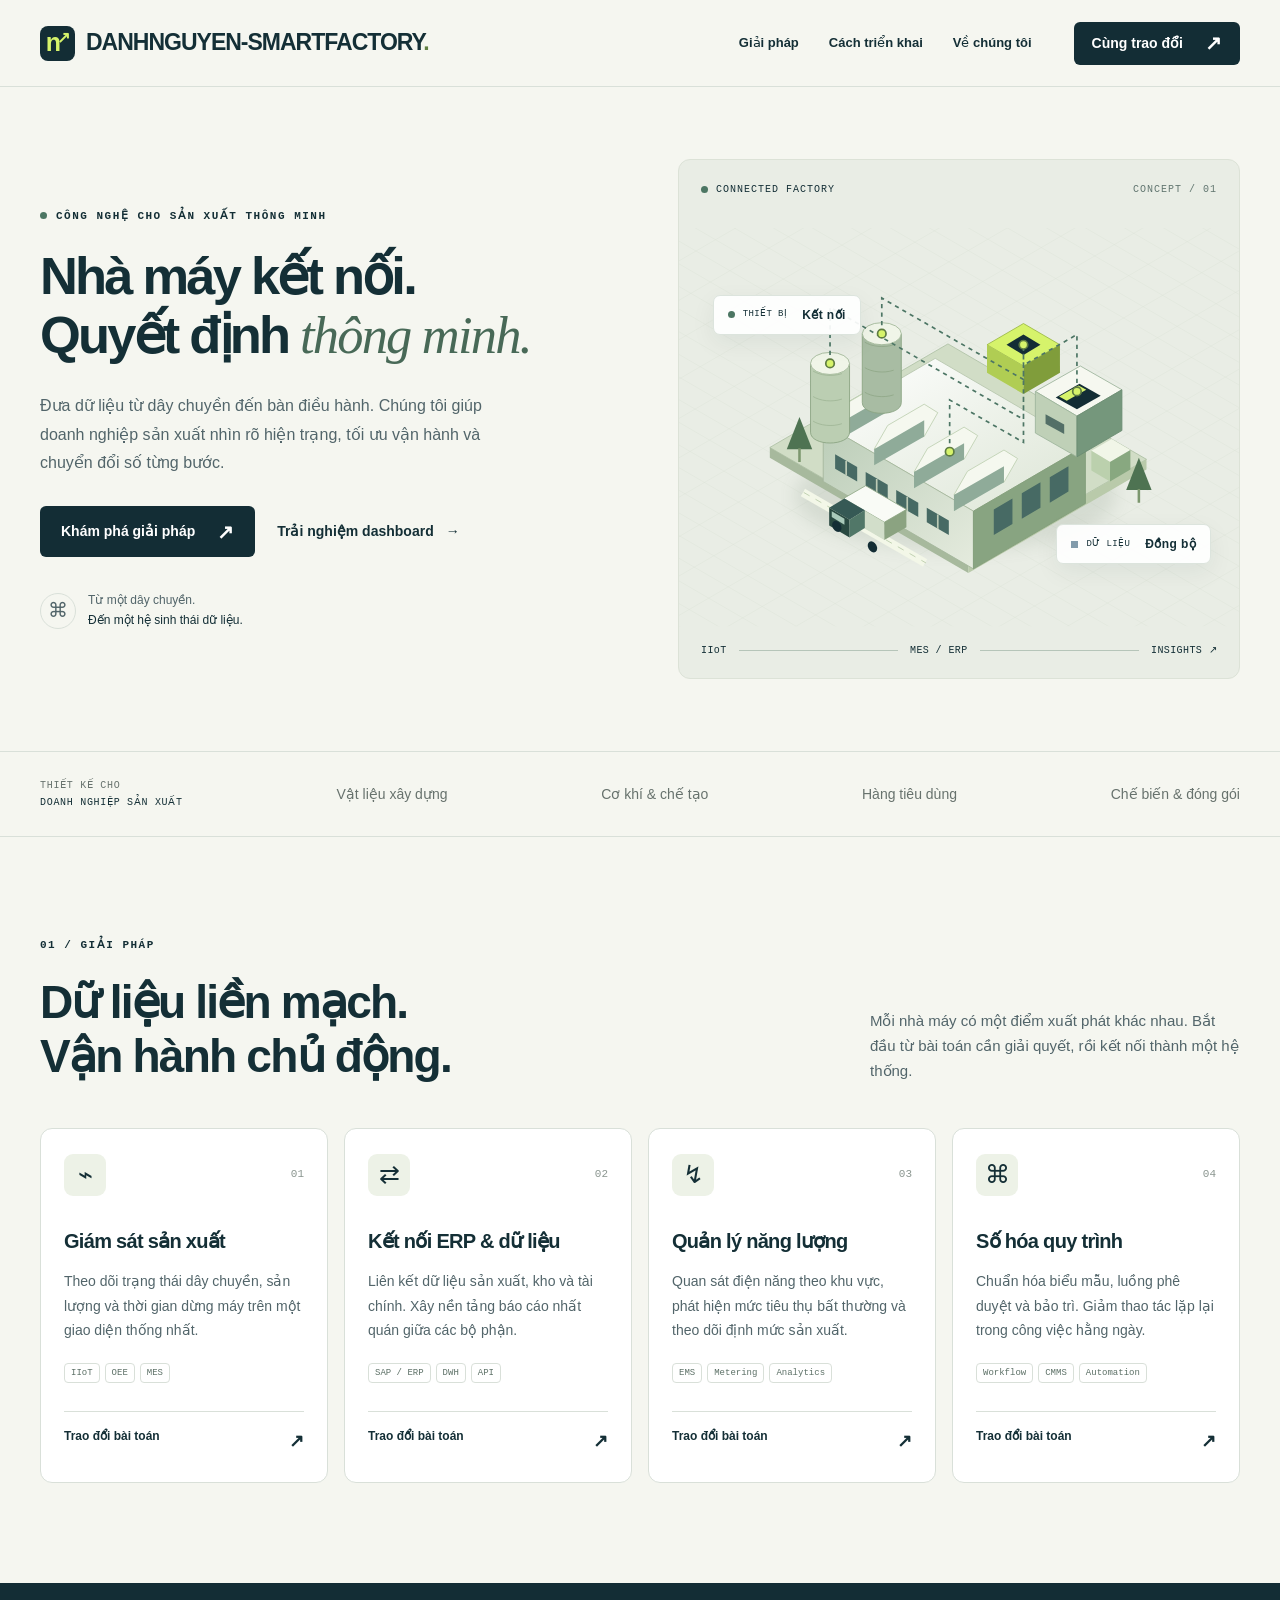
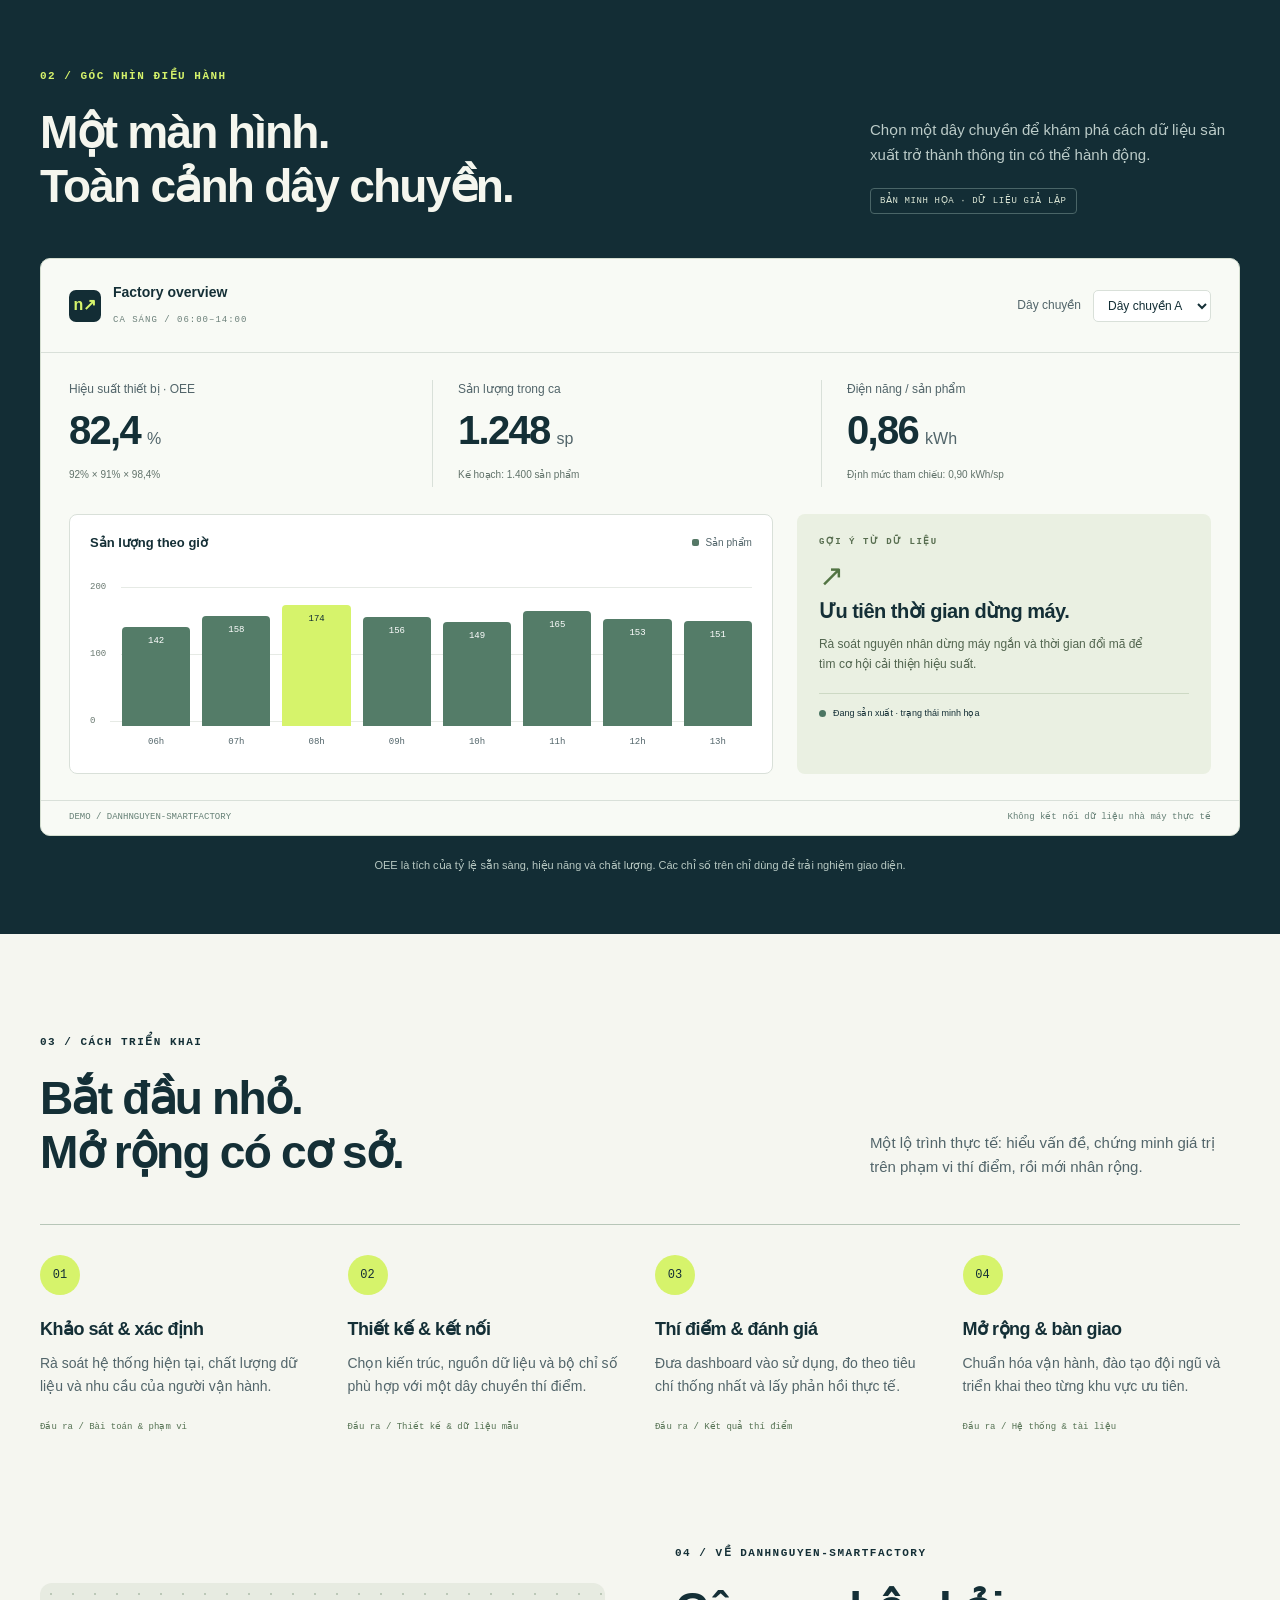
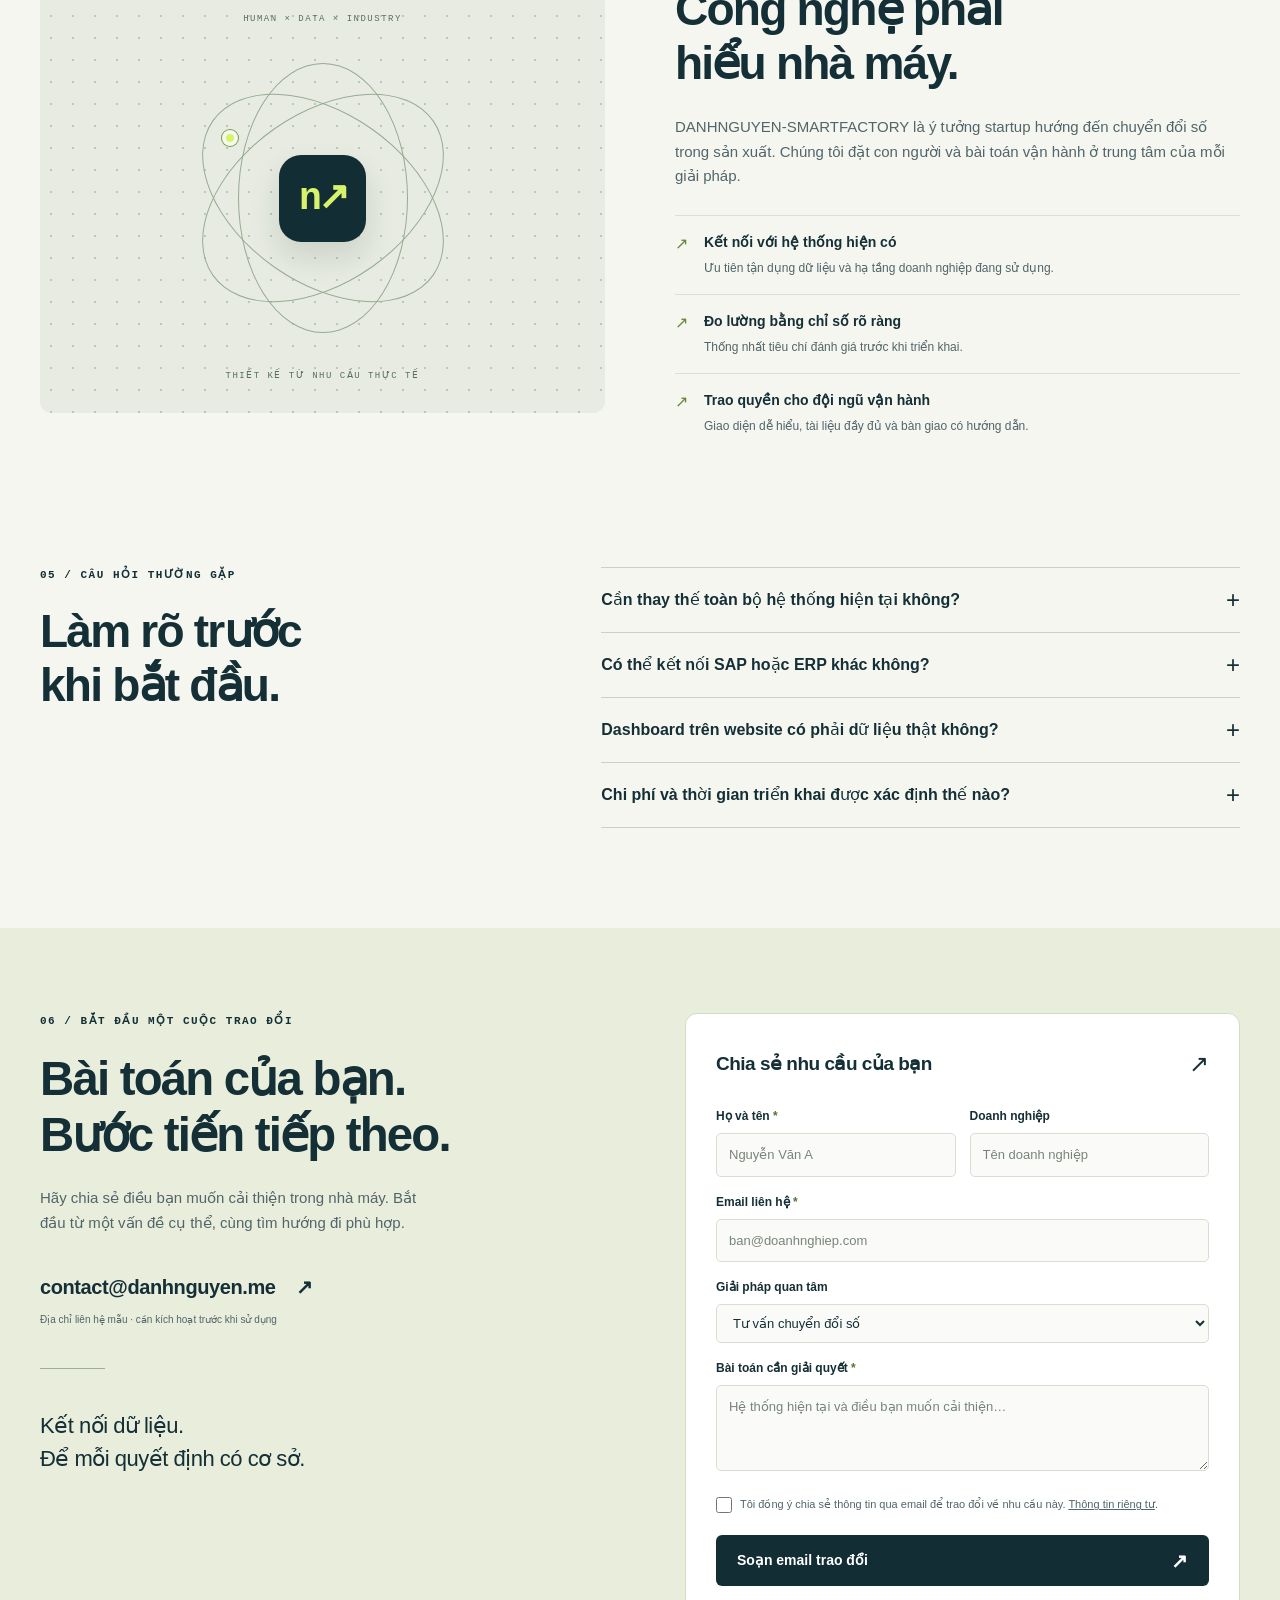
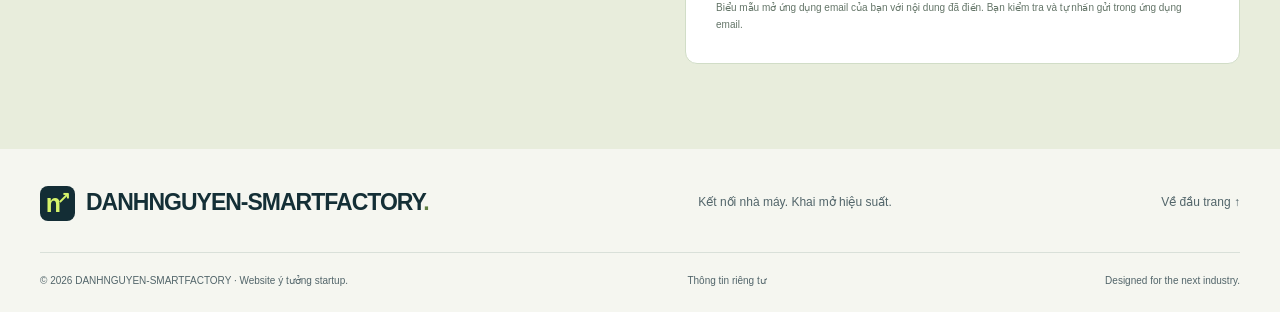
<file: index.html>
<!doctype html>
<html lang="vi">
<head>
  <meta charset="utf-8">
  <meta name="viewport" content="width=device-width, initial-scale=1">
  <meta name="theme-color" content="#132d35">
  <title>DANHNGUYEN-SMARTFACTORY — Kết nối nhà máy. Khai mở hiệu suất.</title>
  <meta name="description" content="DANHNGUYEN-SMARTFACTORY: ý tưởng startup công nghệ sản xuất và chuyển đổi số. Khám phá giám sát sản xuất, kết nối ERP, quản lý năng lượng và tự động hóa quy trình.">
  <link rel="canonical" href="https://danhnguyen.me/">
  <meta property="og:type" content="website">
  <meta property="og:locale" content="vi_VN">
  <meta property="og:title" content="DANHNGUYEN-SMARTFACTORY — Kết nối nhà máy. Khai mở hiệu suất.">
  <meta property="og:description" content="Một góc nhìn mới về nhà máy thông minh: dữ liệu kết nối, vận hành rõ ràng, chuyển đổi từng bước.">
  <meta property="og:url" content="https://danhnguyen.me/">
  <meta property="og:image" content="https://danhnguyen.me/assets/images/social-card.png">
  <meta name="twitter:card" content="summary_large_image">
  <link rel="icon" href="./assets/images/favicon.svg" type="image/svg+xml">
  <link rel="stylesheet" href="./assets/css/styles.css">
  <script src="./assets/js/main.js" defer></script>
  <noscript><style>.menu-toggle{display:none!important}.contact-form>*:not(noscript){display:none!important}@media(max-width:800px){.header-inner{height:auto;min-height:72px;flex-wrap:wrap;padding-block:15px;gap:15px}.header-inner nav{position:static;display:flex;flex-direction:row;flex-wrap:wrap;padding:0;border:0;box-shadow:none;gap:15px}.header-inner nav .nav-cta{display:none}}</style></noscript>
</head>
<body>
  <a class="skip-link" href="#main">Chuyển đến nội dung</a>
  <header class="site-header">
    <div class="container header-inner">
      <a class="brand" href="./index.html" aria-label="DANHNGUYEN-SMARTFACTORY — Trang chủ"><span class="brand-mark" aria-hidden="true">n<span>↗</span></span><span>DANHNGUYEN-SMARTFACTORY<span class="brand-dot">.</span></span></a>
      <button class="menu-toggle" aria-expanded="false" aria-controls="navigation" aria-label="Mở menu"><span></span><span></span></button>
      <nav id="navigation" aria-label="Điều hướng chính">
        <a href="#solutions">Giải pháp</a><a href="#approach">Cách triển khai</a><a href="#about">Về chúng tôi</a>
        <a class="button button-dark nav-cta" href="#contact">Cùng trao đổi <span aria-hidden="true">↗</span></a>
      </nav>
    </div>
  </header>
  <main id="main">
    <section class="hero container" aria-labelledby="hero-title">
      <div class="hero-copy">
        <p class="eyebrow"><span class="status-dot"></span> CÔNG NGHỆ CHO SẢN XUẤT THÔNG MINH</p>
        <h1 id="hero-title">Nhà máy kết nối.<br>Quyết định <span class="serif-word">thông minh.</span></h1>
        <p class="hero-description">Đưa dữ liệu từ dây chuyền đến bàn điều hành. Chúng tôi giúp doanh nghiệp sản xuất nhìn rõ hiện trạng, tối ưu vận hành và chuyển đổi số từng bước.</p>
        <div class="hero-actions"><a class="button button-dark" href="#solutions">Khám phá giải pháp <span aria-hidden="true">↗</span></a><a class="text-link" href="#demo">Trải nghiệm dashboard <span aria-hidden="true">→</span></a></div>
        <div class="hero-note"><span class="mini-icon" aria-hidden="true">⌘</span><p>Từ một dây chuyền.<br><strong>Đến một hệ sinh thái dữ liệu.</strong></p></div>
      </div>
      <div class="hero-visual">
        <div class="visual-top"><span><span class="status-dot"></span> CONNECTED FACTORY</span><span>CONCEPT / 01</span></div>
        <img class="factory-art" src="./assets/images/factory.svg" width="660" height="470" alt="Minh họa nhà máy với các dây chuyền, cảm biến và dữ liệu được kết nối vào một nền tảng chung">
        <div class="visual-label label-machine"><span class="status-dot"></span> THIẾT BỊ <strong>Kết nối</strong></div>
        <div class="visual-label label-data"><span class="tiny-square"></span> DỮ LIỆU <strong>Đồng bộ</strong></div>
        <div class="visual-bottom"><span>IIoT</span><span class="connector-line"></span><span>MES / ERP</span><span class="connector-line"></span><span>INSIGHTS ↗</span></div>
      </div>
    </section>
    <div class="industry-strip"><div class="container industry-inner"><span>THIẾT KẾ CHO<br><strong>DOANH NGHIỆP SẢN XUẤT</strong></span><span>Vật liệu xây dựng</span><span>Cơ khí & chế tạo</span><span>Hàng tiêu dùng</span><span>Chế biến & đóng gói</span></div></div>
    <section class="section container" id="solutions" aria-labelledby="solutions-title">
      <div class="section-heading"><div><p class="eyebrow">01 / GIẢI PHÁP</p><h2 id="solutions-title">Dữ liệu liền mạch.<br>Vận hành chủ động.</h2></div><p>Mỗi nhà máy có một điểm xuất phát khác nhau. Bắt đầu từ bài toán cần giải quyết, rồi kết nối thành một hệ thống.</p></div>
      <div class="solution-grid">
        <article class="solution-card"><div class="card-top"><span class="solution-icon" aria-hidden="true">⌁</span><span>01</span></div><h3>Giám sát sản xuất</h3><p>Theo dõi trạng thái dây chuyền, sản lượng và thời gian dừng máy trên một giao diện thống nhất.</p><div class="tags"><span>IIoT</span><span>OEE</span><span>MES</span></div><a href="#contact" data-interest="Giám sát sản xuất">Trao đổi bài toán <span aria-hidden="true">↗</span></a></article>
        <article class="solution-card"><div class="card-top"><span class="solution-icon" aria-hidden="true">⇄</span><span>02</span></div><h3>Kết nối ERP & dữ liệu</h3><p>Liên kết dữ liệu sản xuất, kho và tài chính. Xây nền tảng báo cáo nhất quán giữa các bộ phận.</p><div class="tags"><span>SAP / ERP</span><span>DWH</span><span>API</span></div><a href="#contact" data-interest="Kết nối ERP & dữ liệu">Trao đổi bài toán <span aria-hidden="true">↗</span></a></article>
        <article class="solution-card"><div class="card-top"><span class="solution-icon" aria-hidden="true">↯</span><span>03</span></div><h3>Quản lý năng lượng</h3><p>Quan sát điện năng theo khu vực, phát hiện mức tiêu thụ bất thường và theo dõi định mức sản xuất.</p><div class="tags"><span>EMS</span><span>Metering</span><span>Analytics</span></div><a href="#contact" data-interest="Quản lý năng lượng">Trao đổi bài toán <span aria-hidden="true">↗</span></a></article>
        <article class="solution-card"><div class="card-top"><span class="solution-icon" aria-hidden="true">⌘</span><span>04</span></div><h3>Số hóa quy trình</h3><p>Chuẩn hóa biểu mẫu, luồng phê duyệt và bảo trì. Giảm thao tác lặp lại trong công việc hằng ngày.</p><div class="tags"><span>Workflow</span><span>CMMS</span><span>Automation</span></div><a href="#contact" data-interest="Số hóa quy trình">Trao đổi bài toán <span aria-hidden="true">↗</span></a></article>
      </div>
    </section>
    <section class="demo-section" id="demo" aria-labelledby="demo-title"><div class="container">
      <div class="section-heading"><div><p class="eyebrow">02 / GÓC NHÌN ĐIỀU HÀNH</p><h2 id="demo-title">Một màn hình.<br>Toàn cảnh dây chuyền.</h2></div><div><p>Chọn một dây chuyền để khám phá cách dữ liệu sản xuất trở thành thông tin có thể hành động.</p><span class="demo-badge">BẢN MINH HỌA · DỮ LIỆU GIẢ LẬP</span></div></div>
      <div class="dashboard">
        <div class="dashboard-top"><div class="dashboard-title"><span class="dashboard-logo" aria-hidden="true">n↗</span><div><strong>Factory overview</strong><span>CA SÁNG / 06:00–14:00</span></div></div><label class="line-picker">Dây chuyền<select id="line-select"><option value="a">Dây chuyền A</option><option value="b">Dây chuyền B</option><option value="c">Dây chuyền C</option></select></label></div>
        <div id="dashboard-content" aria-live="polite" aria-atomic="true">
          <div class="metrics"><div><span>Hiệu suất thiết bị · OEE</span><strong id="metric-oee">82,4<small>%</small></strong><span class="metric-detail" id="metric-oee-detail">Sẵn sàng × Hiệu năng × Chất lượng</span></div><div><span>Sản lượng trong ca</span><strong id="metric-output">1.248<small>sp</small></strong><span class="metric-detail" id="metric-output-detail">Kế hoạch: 1.400 sản phẩm</span></div><div><span>Điện năng / sản phẩm</span><strong id="metric-energy">0,86<small>kWh</small></strong><span class="metric-detail" id="metric-energy-detail">Định mức tham chiếu: 0,90 kWh/sp</span></div></div>
          <div class="dashboard-lower"><div class="chart-panel"><div class="panel-heading"><h3>Sản lượng theo giờ</h3><span><i></i> Sản phẩm</span></div><div class="bar-chart" id="production-chart" role="img" aria-label="Sản lượng Dây chuyền A theo giờ: 142, 158, 174, 156, 149, 165, 153, 151 sản phẩm."><div class="chart-grid" aria-hidden="true"><span>200</span><span>100</span><span>0</span></div><div class="chart-bars" aria-hidden="true"><div><span style="--height:71%">142</span><small>06h</small></div><div><span style="--height:79%">158</span><small>07h</small></div><div><span style="--height:87%">174</span><small>08h</small></div><div><span style="--height:78%">156</span><small>09h</small></div><div><span style="--height:74.5%">149</span><small>10h</small></div><div><span style="--height:82.5%">165</span><small>11h</small></div><div><span style="--height:76.5%">153</span><small>12h</small></div><div><span style="--height:75.5%">151</span><small>13h</small></div></div></div></div>
          <div class="insight-panel"><p class="eyebrow">GỢI Ý TỪ DỮ LIỆU</p><div class="insight-symbol" aria-hidden="true">↗</div><h3 id="insight-title">Ưu tiên thời gian dừng máy.</h3><p id="insight-text">Rà soát nguyên nhân dừng máy ngắn và thời gian đổi mã để tìm cơ hội cải thiện hiệu suất.</p><div class="insight-status"><span class="status-dot"></span><span id="line-status">Đang sản xuất · trạng thái minh họa</span></div></div></div>
        </div>
        <div class="dashboard-footer"><span>DEMO / DANHNGUYEN-SMARTFACTORY</span><span>Không kết nối dữ liệu nhà máy thực tế</span></div>
      </div>
      <p class="demo-caption">OEE là tích của tỷ lệ sẵn sàng, hiệu năng và chất lượng. Các chỉ số trên chỉ dùng để trải nghiệm giao diện.</p>
    </div></section>
    <section class="section container" id="approach" aria-labelledby="approach-title">
      <div class="section-heading"><div><p class="eyebrow">03 / CÁCH TRIỂN KHAI</p><h2 id="approach-title">Bắt đầu nhỏ.<br>Mở rộng có cơ sở.</h2></div><p>Một lộ trình thực tế: hiểu vấn đề, chứng minh giá trị trên phạm vi thí điểm, rồi mới nhân rộng.</p></div>
      <div class="steps"><article><span class="step-number">01</span><h3>Khảo sát & xác định</h3><p>Rà soát hệ thống hiện tại, chất lượng dữ liệu và nhu cầu của người vận hành.</p><span class="step-output">Đầu ra / Bài toán & phạm vi</span></article><article><span class="step-number">02</span><h3>Thiết kế & kết nối</h3><p>Chọn kiến trúc, nguồn dữ liệu và bộ chỉ số phù hợp với một dây chuyền thí điểm.</p><span class="step-output">Đầu ra / Thiết kế & dữ liệu mẫu</span></article><article><span class="step-number">03</span><h3>Thí điểm & đánh giá</h3><p>Đưa dashboard vào sử dụng, đo theo tiêu chí thống nhất và lấy phản hồi thực tế.</p><span class="step-output">Đầu ra / Kết quả thí điểm</span></article><article><span class="step-number">04</span><h3>Mở rộng & bàn giao</h3><p>Chuẩn hóa vận hành, đào tạo đội ngũ và triển khai theo từng khu vực ưu tiên.</p><span class="step-output">Đầu ra / Hệ thống & tài liệu</span></article></div>
    </section>
    <section class="about-section container" id="about" aria-labelledby="about-title"><div class="about-art" aria-hidden="true"><p>HUMAN × DATA × INDUSTRY</p><div class="orbital"><div class="orbit orbit-one"></div><div class="orbit orbit-two"></div><div class="orbit orbit-three"></div><div class="orbit-core">n↗</div><span class="orbit-point"></span></div><span>THIẾT KẾ TỪ NHU CẦU THỰC TẾ</span></div><div class="about-copy"><p class="eyebrow">04 / VỀ DANHNGUYEN-SMARTFACTORY</p><h2 id="about-title">Công nghệ phải<br>hiểu nhà máy.</h2><p>DANHNGUYEN-SMARTFACTORY là ý tưởng startup hướng đến chuyển đổi số trong sản xuất. Chúng tôi đặt con người và bài toán vận hành ở trung tâm của mỗi giải pháp.</p><div class="principles"><div><span>↗</span><p><strong>Kết nối với hệ thống hiện có</strong>Ưu tiên tận dụng dữ liệu và hạ tầng doanh nghiệp đang sử dụng.</p></div><div><span>↗</span><p><strong>Đo lường bằng chỉ số rõ ràng</strong>Thống nhất tiêu chí đánh giá trước khi triển khai.</p></div><div><span>↗</span><p><strong>Trao quyền cho đội ngũ vận hành</strong>Giao diện dễ hiểu, tài liệu đầy đủ và bàn giao có hướng dẫn.</p></div></div></div></section>
    <section class="section container faq-section" aria-labelledby="faq-title"><div><p class="eyebrow">05 / CÂU HỎI THƯỜNG GẶP</p><h2 id="faq-title">Làm rõ trước<br>khi bắt đầu.</h2></div><div class="faq-list"><details><summary>Cần thay thế toàn bộ hệ thống hiện tại không?</summary><p>Không nhất thiết. Bước khảo sát sẽ đánh giá khả năng tích hợp với ERP, thiết bị và dữ liệu đang có. Phương án cụ thể phụ thuộc giao diện kết nối, chất lượng dữ liệu và yêu cầu vận hành.</p></details><details><summary>Có thể kết nối SAP hoặc ERP khác không?</summary><p>Có thể thiết kế tích hợp qua API, dịch vụ được cho phép hoặc dữ liệu xuất theo lịch. Kết nối thực tế cần quyền truy cập, tài liệu kỹ thuật và thống nhất với đội quản trị ERP.</p></details><details><summary>Dashboard trên website có phải dữ liệu thật không?</summary><p>Đây là bản minh họa với dữ liệu giả lập, không phải sản phẩm giám sát đang kết nối tới nhà máy. Bạn có thể chuyển giữa các dây chuyền để xem cách giao diện thay đổi.</p></details><details><summary>Chi phí và thời gian triển khai được xác định thế nào?</summary><p>Phụ thuộc số lượng thiết bị, phạm vi tích hợp, chất lượng dữ liệu và chức năng cần xây dựng. Sau khảo sát mới có thể thống nhất phạm vi, tiến độ và dự toán phù hợp.</p></details></div></section>
    <section class="contact-section" id="contact" aria-labelledby="contact-title"><div class="container contact-grid"><div class="contact-copy"><p class="eyebrow">06 / BẮT ĐẦU MỘT CUỘC TRAO ĐỔI</p><h2 id="contact-title">Bài toán của bạn.<br>Bước tiến tiếp theo.</h2><p>Hãy chia sẻ điều bạn muốn cải thiện trong nhà máy. Bắt đầu từ một vấn đề cụ thể, cùng tìm hướng đi phù hợp.</p><a class="contact-email" href="mailto:contact@danhnguyen.me" data-contact-email>contact@danhnguyen.me <span aria-hidden="true">↗</span></a><span class="contact-small">Địa chỉ liên hệ mẫu · cần kích hoạt trước khi sử dụng</span><div class="contact-line"></div><p class="contact-promise">Kết nối dữ liệu.<br>Để mỗi quyết định có cơ sở.</p></div>
      <form id="contact-form" action="mailto:contact@danhnguyen.me" method="get" class="contact-form"><div class="form-heading"><h3>Chia sẻ nhu cầu của bạn</h3><span>↗</span></div><div class="form-row"><div class="field"><label for="name">Họ và tên <span>*</span></label><input id="name" name="name" autocomplete="name" placeholder="Nguyễn Văn A" required maxlength="80"></div><div class="field"><label for="company">Doanh nghiệp</label><input id="company" name="company" autocomplete="organization" placeholder="Tên doanh nghiệp" maxlength="120"></div></div><div class="field"><label for="email">Email liên hệ <span>*</span></label><input id="email" name="email" type="email" autocomplete="email" placeholder="ban@doanhnghiep.com" required maxlength="160"></div><div class="field"><label for="interest">Giải pháp quan tâm</label><select id="interest" name="interest"><option>Tư vấn chuyển đổi số</option><option>Giám sát sản xuất</option><option>Kết nối ERP & dữ liệu</option><option>Quản lý năng lượng</option><option>Số hóa quy trình</option></select></div><div class="field"><label for="message">Bài toán cần giải quyết <span>*</span></label><textarea id="message" name="message" rows="3" placeholder="Hệ thống hiện tại và điều bạn muốn cải thiện…" required maxlength="1200"></textarea></div><label class="consent"><input type="checkbox" id="consent" name="consent" required><span>Tôi đồng ý chia sẻ thông tin qua email để trao đổi về nhu cầu này. <a href="./privacy.html">Thông tin riêng tư</a>.</span></label><button class="button button-dark" type="submit">Soạn email trao đổi <span aria-hidden="true">↗</span></button><p class="form-note">Biểu mẫu mở ứng dụng email của bạn với nội dung đã điền. Bạn kiểm tra và tự nhấn gửi trong ứng dụng email.</p><div id="form-status" class="form-status" role="status" hidden><p></p><button type="button" id="copy-request" class="text-link">Sao chép nội dung email</button></div><noscript><p>JavaScript đang tắt. Bạn có thể liên hệ trực tiếp qua <a href="mailto:contact@danhnguyen.me">contact@danhnguyen.me</a>.</p></noscript></form>
    </div></section>
  </main>
  <footer class="site-footer container"><div class="footer-top"><a class="brand" href="./index.html"><span class="brand-mark" aria-hidden="true">n<span>↗</span></span><span>DANHNGUYEN-SMARTFACTORY<span class="brand-dot">.</span></span></a><p>Kết nối nhà máy. Khai mở hiệu suất.</p><a href="#main">Về đầu trang ↑</a></div><div class="footer-bottom"><span>© <span data-year>2026</span> DANHNGUYEN-SMARTFACTORY · Website ý tưởng startup.</span><a href="./privacy.html">Thông tin riêng tư</a><span>Designed for the next industry.</span></div></footer>
</body>
</html>
</file>
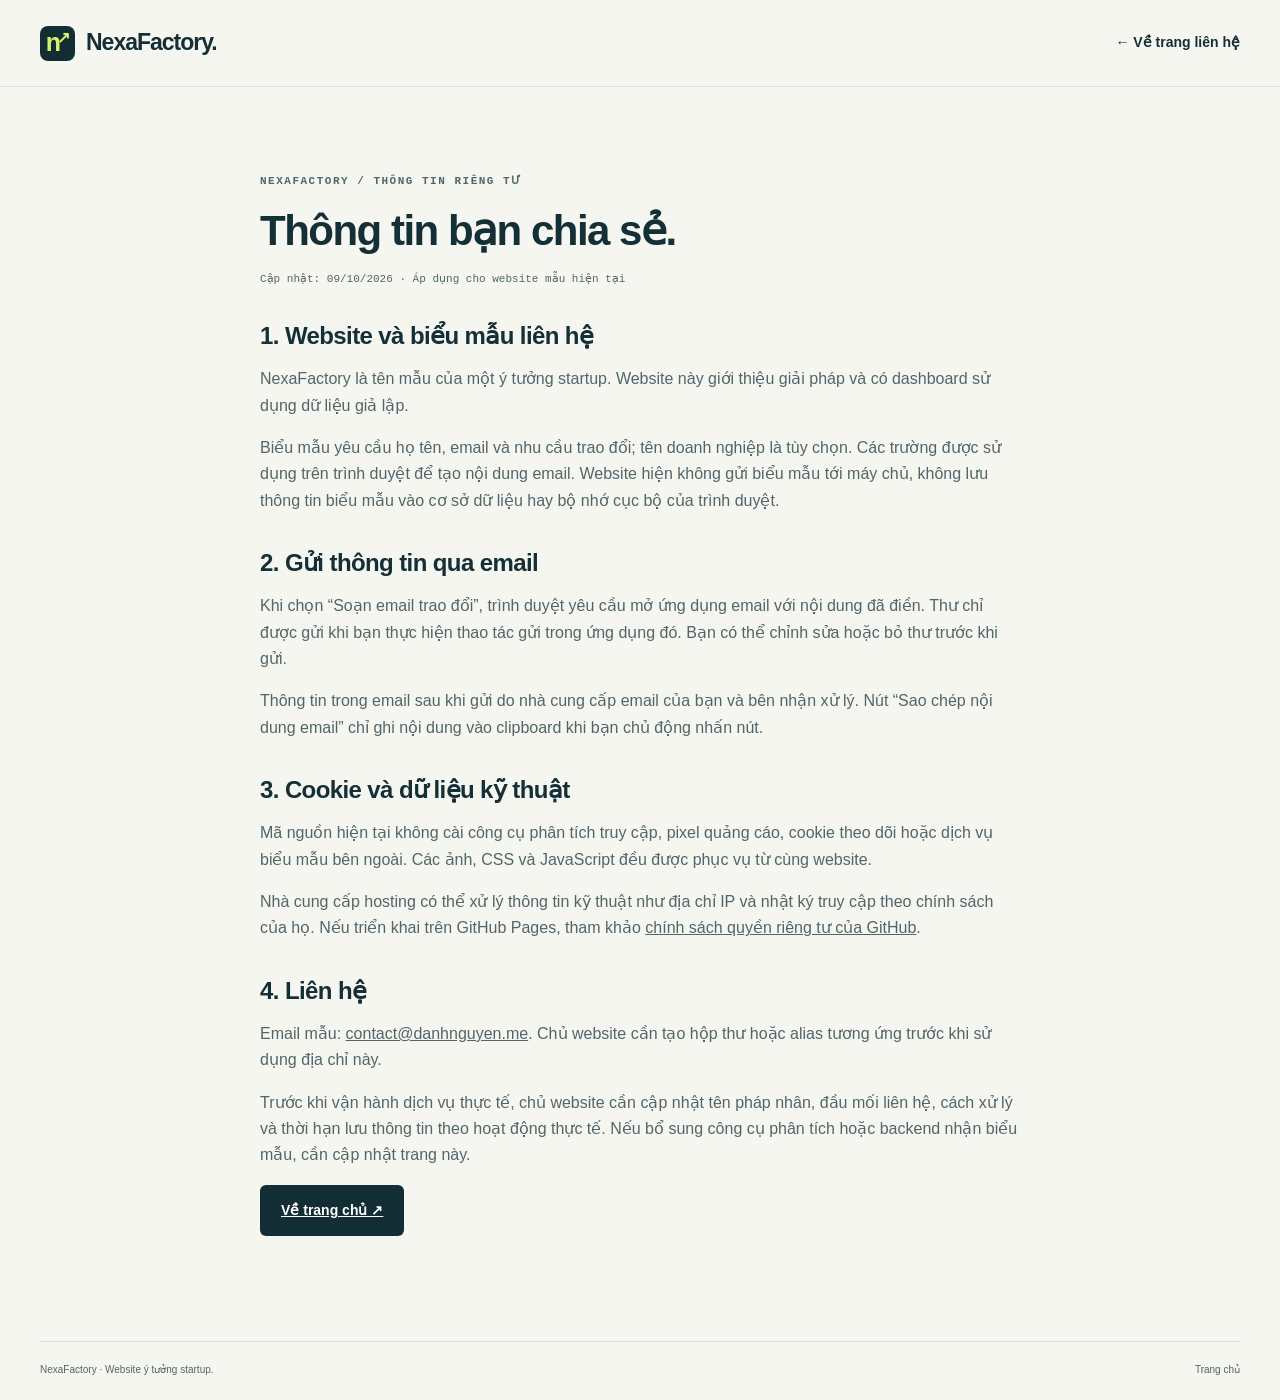
<file: privacy.html>
<!doctype html><html lang="vi"><head><meta charset="utf-8"><meta name="viewport" content="width=device-width,initial-scale=1"><meta name="theme-color" content="#132d35"><title>Thông tin riêng tư — NexaFactory</title><meta name="description" content="Cách biểu mẫu liên hệ của website mẫu NexaFactory sử dụng thông tin bạn nhập."><link rel="canonical" href="https://danhnguyen.me/privacy.html"><link rel="icon" href="./assets/images/favicon.svg" type="image/svg+xml"><link rel="stylesheet" href="./assets/css/styles.css"></head><body><a class="skip-link" href="#main">Chuyển đến nội dung</a><header class="site-header"><div class="container header-inner"><a class="brand" href="./index.html"><span class="brand-mark" aria-hidden="true">n<span>↗</span></span><span>NexaFactory.</span></a><a class="text-link" href="./index.html#contact">← Về trang liên hệ</a></div></header><main id="main" class="container legal-main"><p class="eyebrow">NEXAFACTORY / THÔNG TIN RIÊNG TƯ</p><h1>Thông tin bạn chia sẻ.</h1><p class="legal-date">Cập nhật: 09/10/2026 · Áp dụng cho website mẫu hiện tại</p><h2>1. Website và biểu mẫu liên hệ</h2><p>NexaFactory là tên mẫu của một ý tưởng startup. Website này giới thiệu giải pháp và có dashboard sử dụng dữ liệu giả lập.</p><p>Biểu mẫu yêu cầu họ tên, email và nhu cầu trao đổi; tên doanh nghiệp là tùy chọn. Các trường được sử dụng trên trình duyệt để tạo nội dung email. Website hiện không gửi biểu mẫu tới máy chủ, không lưu thông tin biểu mẫu vào cơ sở dữ liệu hay bộ nhớ cục bộ của trình duyệt.</p><h2>2. Gửi thông tin qua email</h2><p>Khi chọn “Soạn email trao đổi”, trình duyệt yêu cầu mở ứng dụng email với nội dung đã điền. Thư chỉ được gửi khi bạn thực hiện thao tác gửi trong ứng dụng đó. Bạn có thể chỉnh sửa hoặc bỏ thư trước khi gửi.</p><p>Thông tin trong email sau khi gửi do nhà cung cấp email của bạn và bên nhận xử lý. Nút “Sao chép nội dung email” chỉ ghi nội dung vào clipboard khi bạn chủ động nhấn nút.</p><h2>3. Cookie và dữ liệu kỹ thuật</h2><p>Mã nguồn hiện tại không cài công cụ phân tích truy cập, pixel quảng cáo, cookie theo dõi hoặc dịch vụ biểu mẫu bên ngoài. Các ảnh, CSS và JavaScript đều được phục vụ từ cùng website.</p><p>Nhà cung cấp hosting có thể xử lý thông tin kỹ thuật như địa chỉ IP và nhật ký truy cập theo chính sách của họ. Nếu triển khai trên GitHub Pages, tham khảo <a href="https://docs.github.com/en/site-policy/privacy-policies/github-general-privacy-statement">chính sách quyền riêng tư của GitHub</a>.</p><h2>4. Liên hệ</h2><p>Email mẫu: <a href="mailto:contact@danhnguyen.me">contact@danhnguyen.me</a>. Chủ website cần tạo hộp thư hoặc alias tương ứng trước khi sử dụng địa chỉ này.</p><p>Trước khi vận hành dịch vụ thực tế, chủ website cần cập nhật tên pháp nhân, đầu mối liên hệ, cách xử lý và thời hạn lưu thông tin theo hoạt động thực tế. Nếu bổ sung công cụ phân tích hoặc backend nhận biểu mẫu, cần cập nhật trang này.</p><a class="button button-dark" href="./index.html">Về trang chủ ↗</a></main><footer class="container site-footer"><div class="footer-bottom"><span>NexaFactory · Website ý tưởng startup.</span><a href="./index.html">Trang chủ</a></div></footer></body></html>
</file>
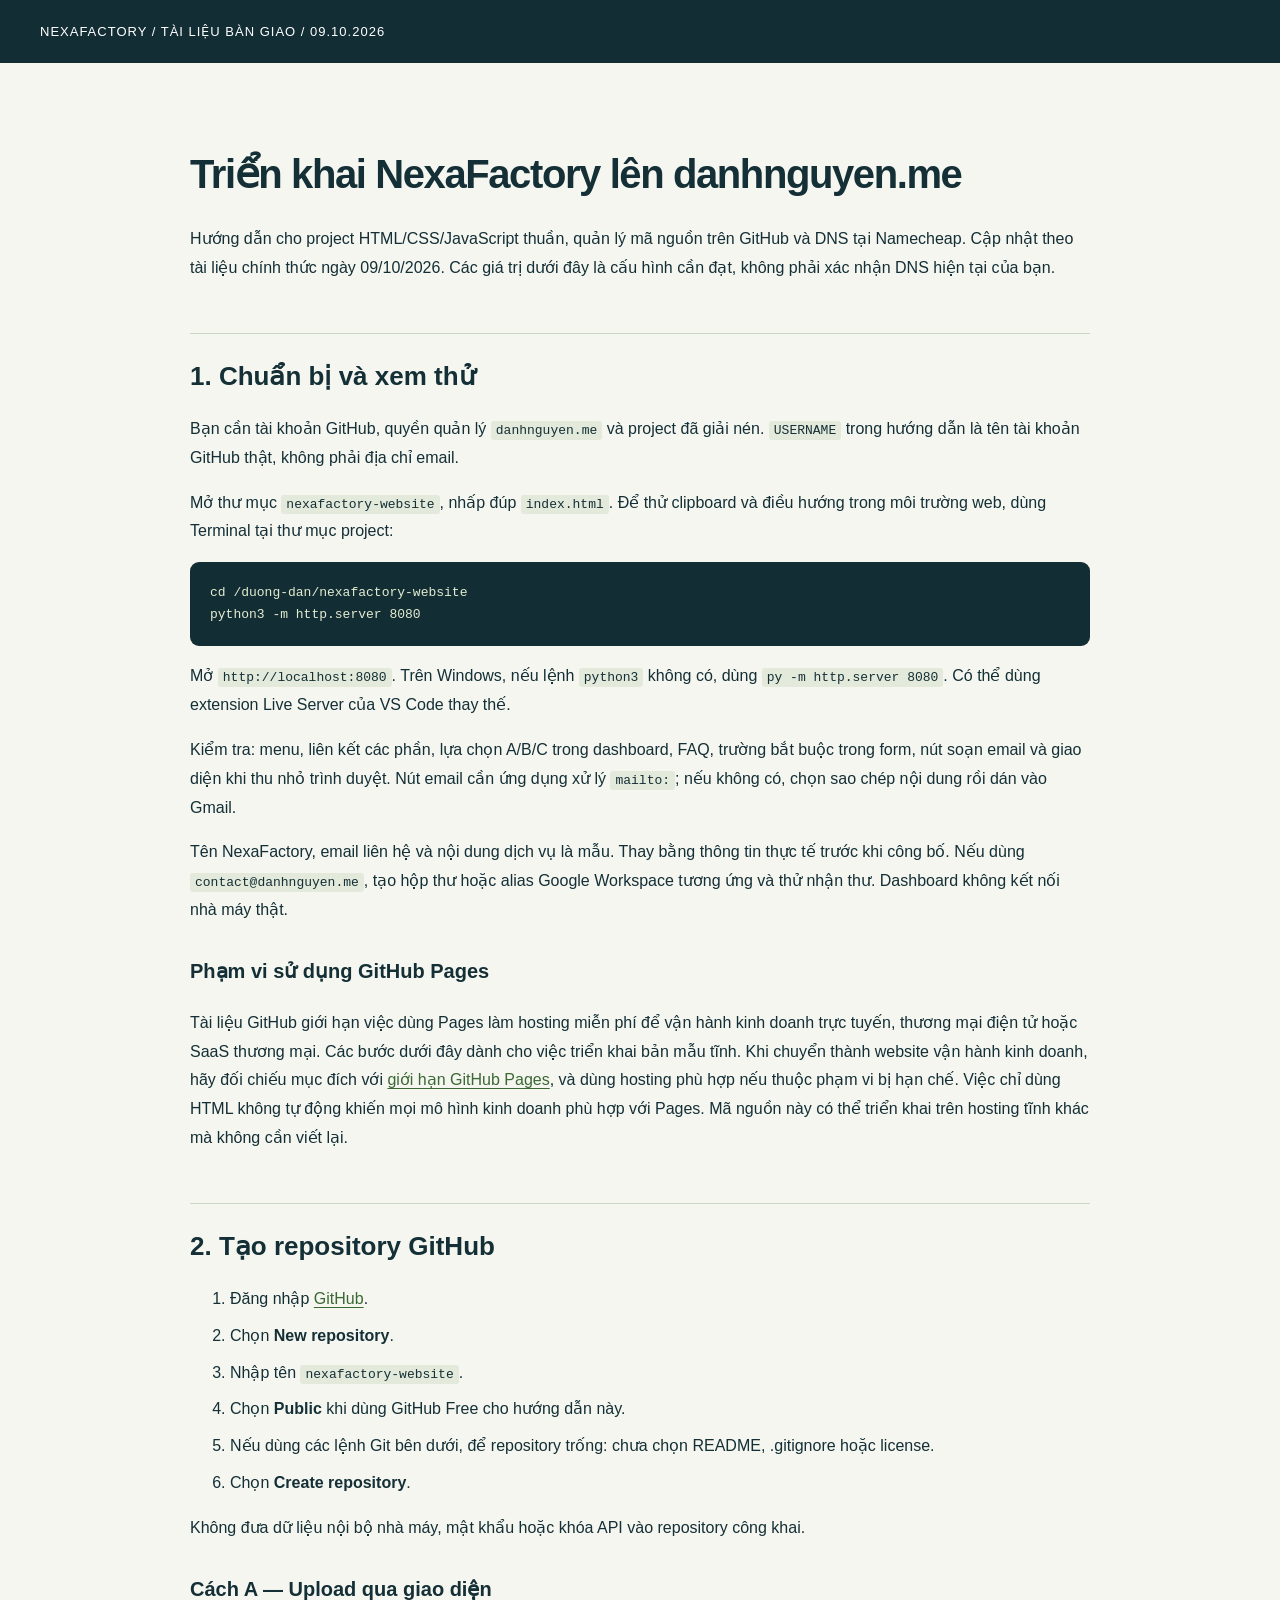
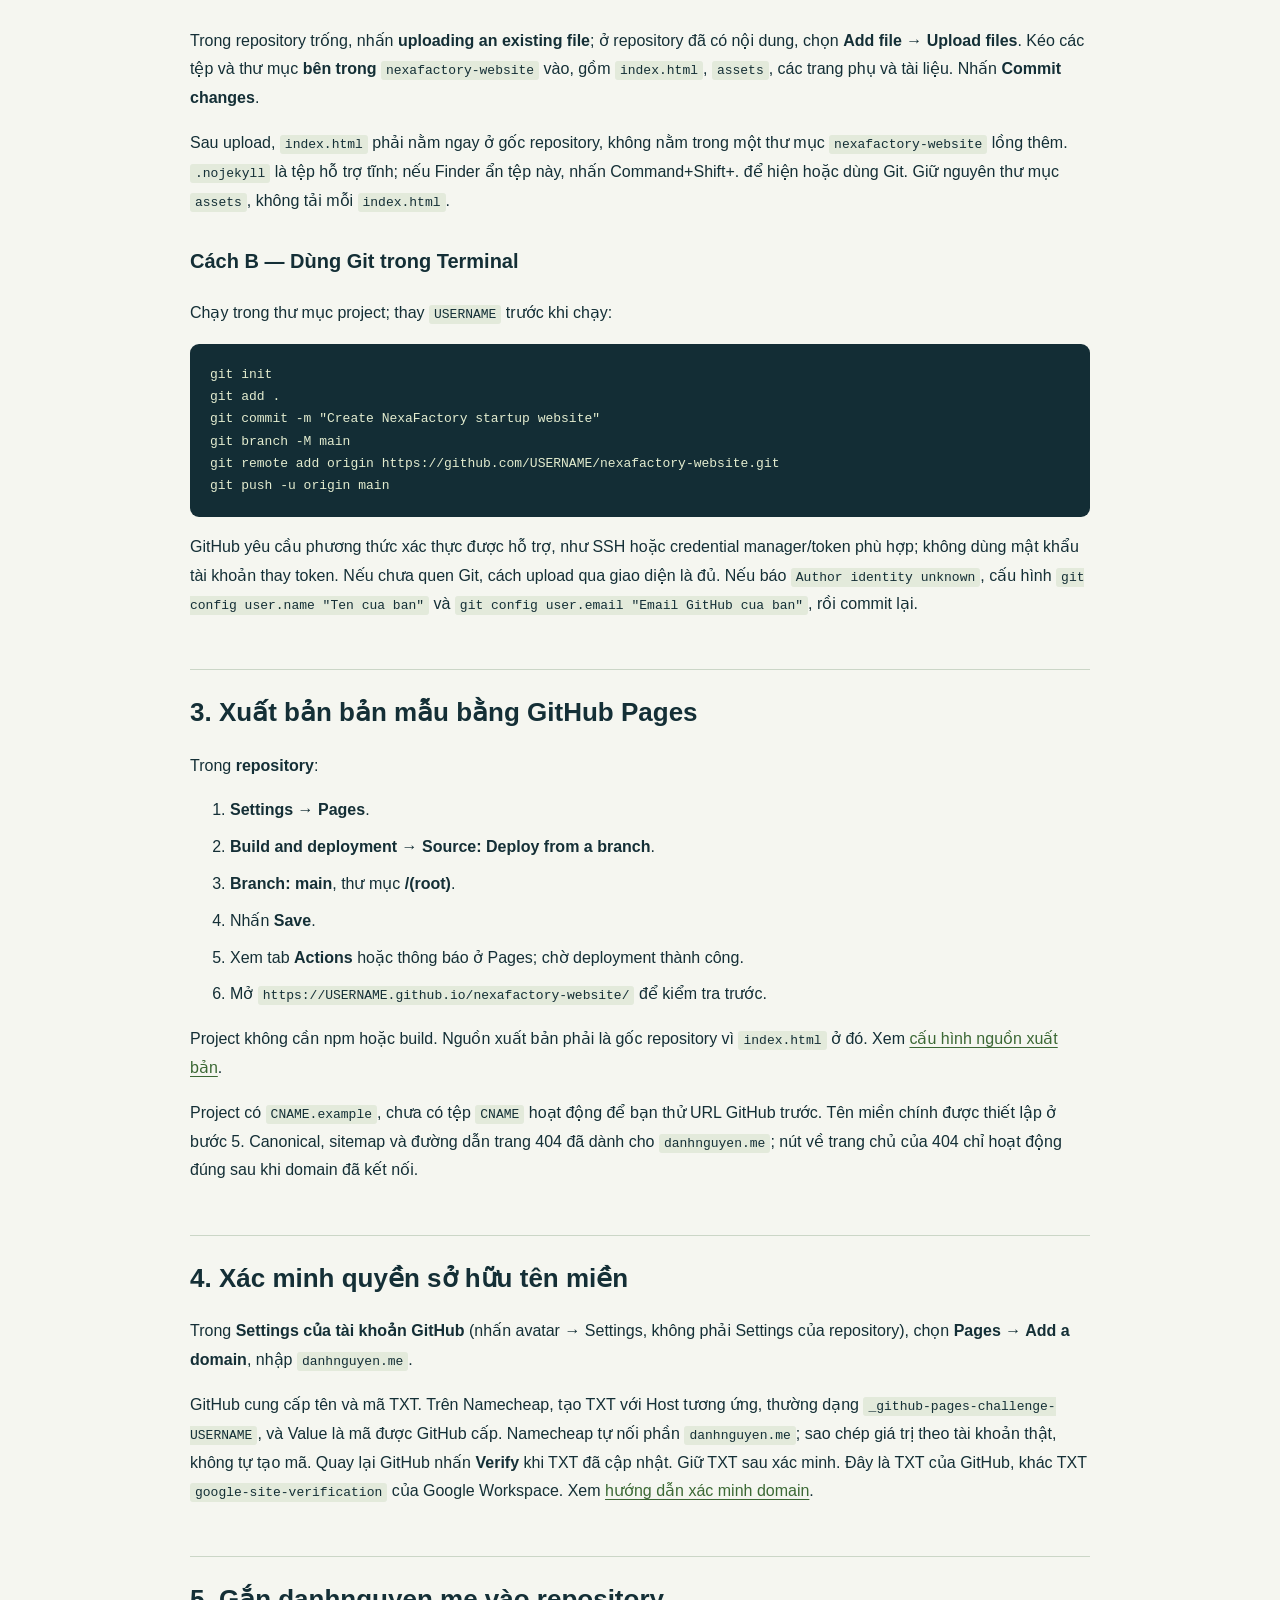
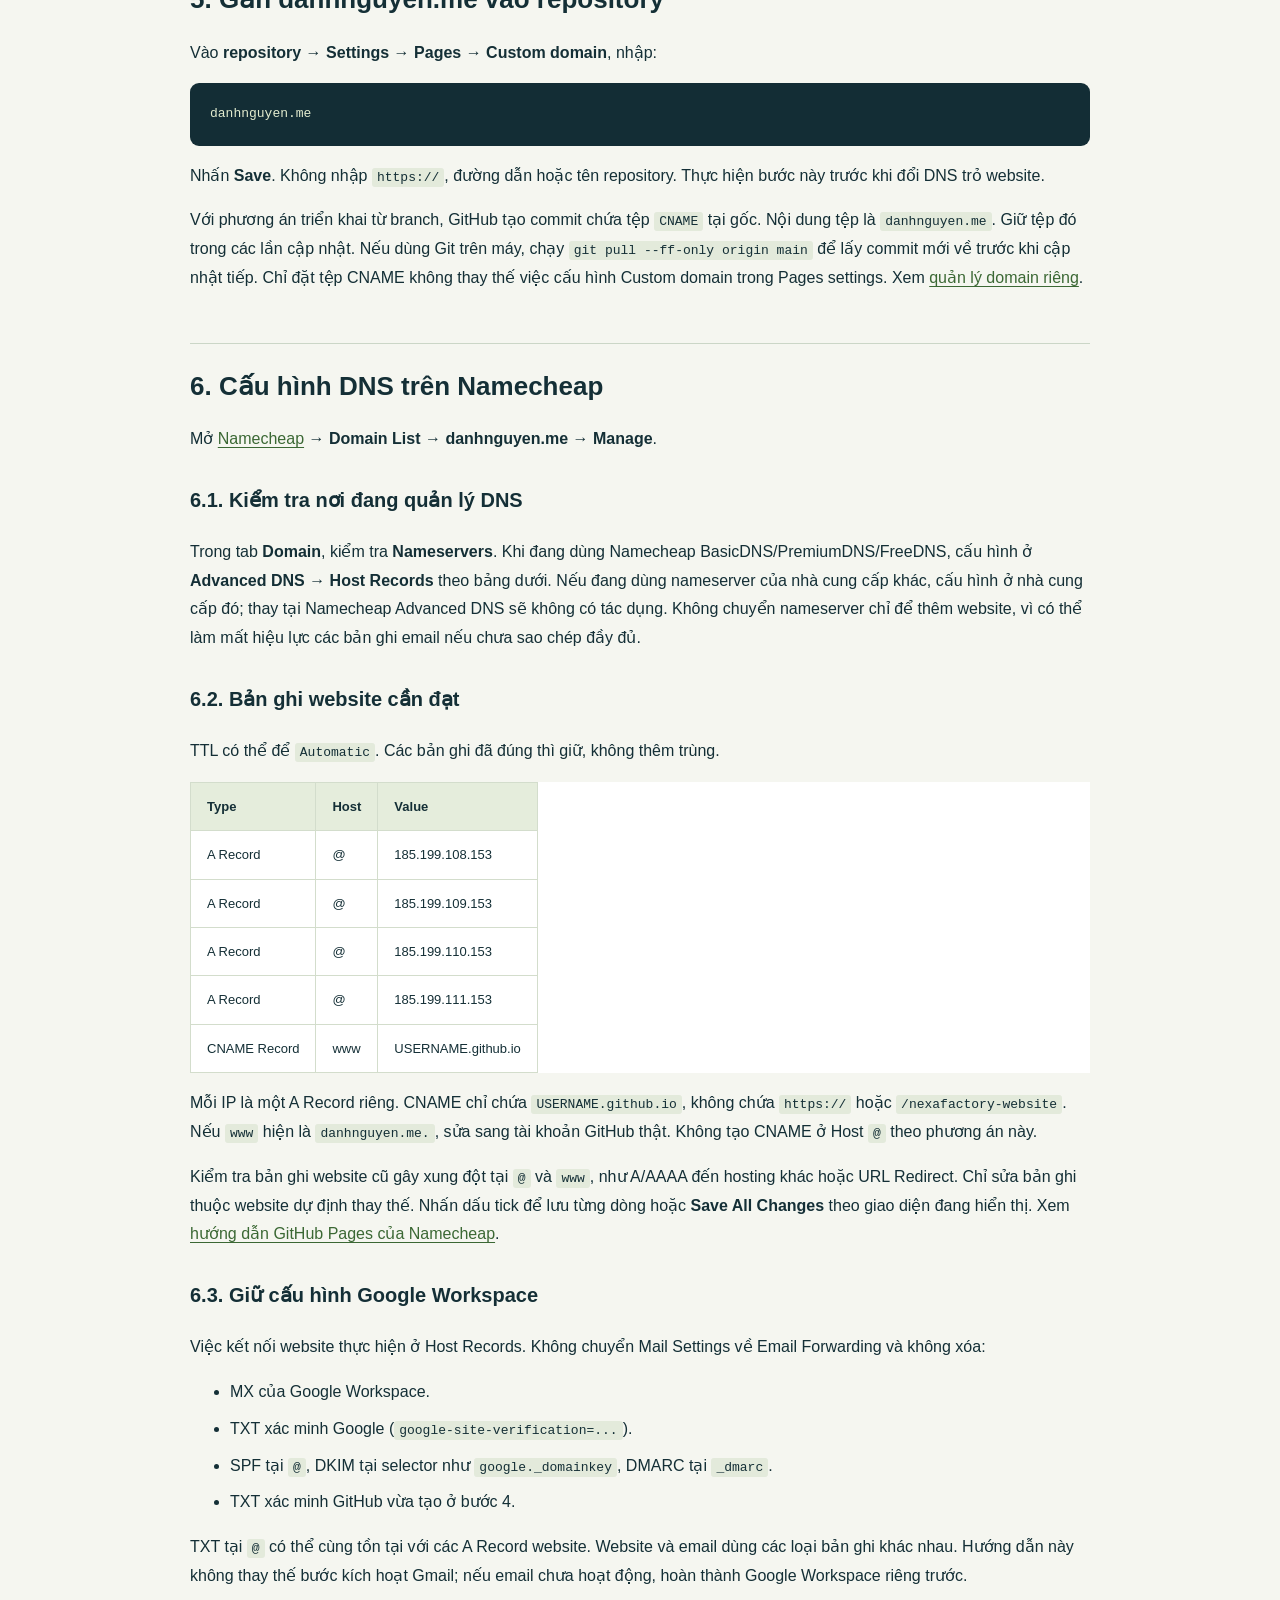
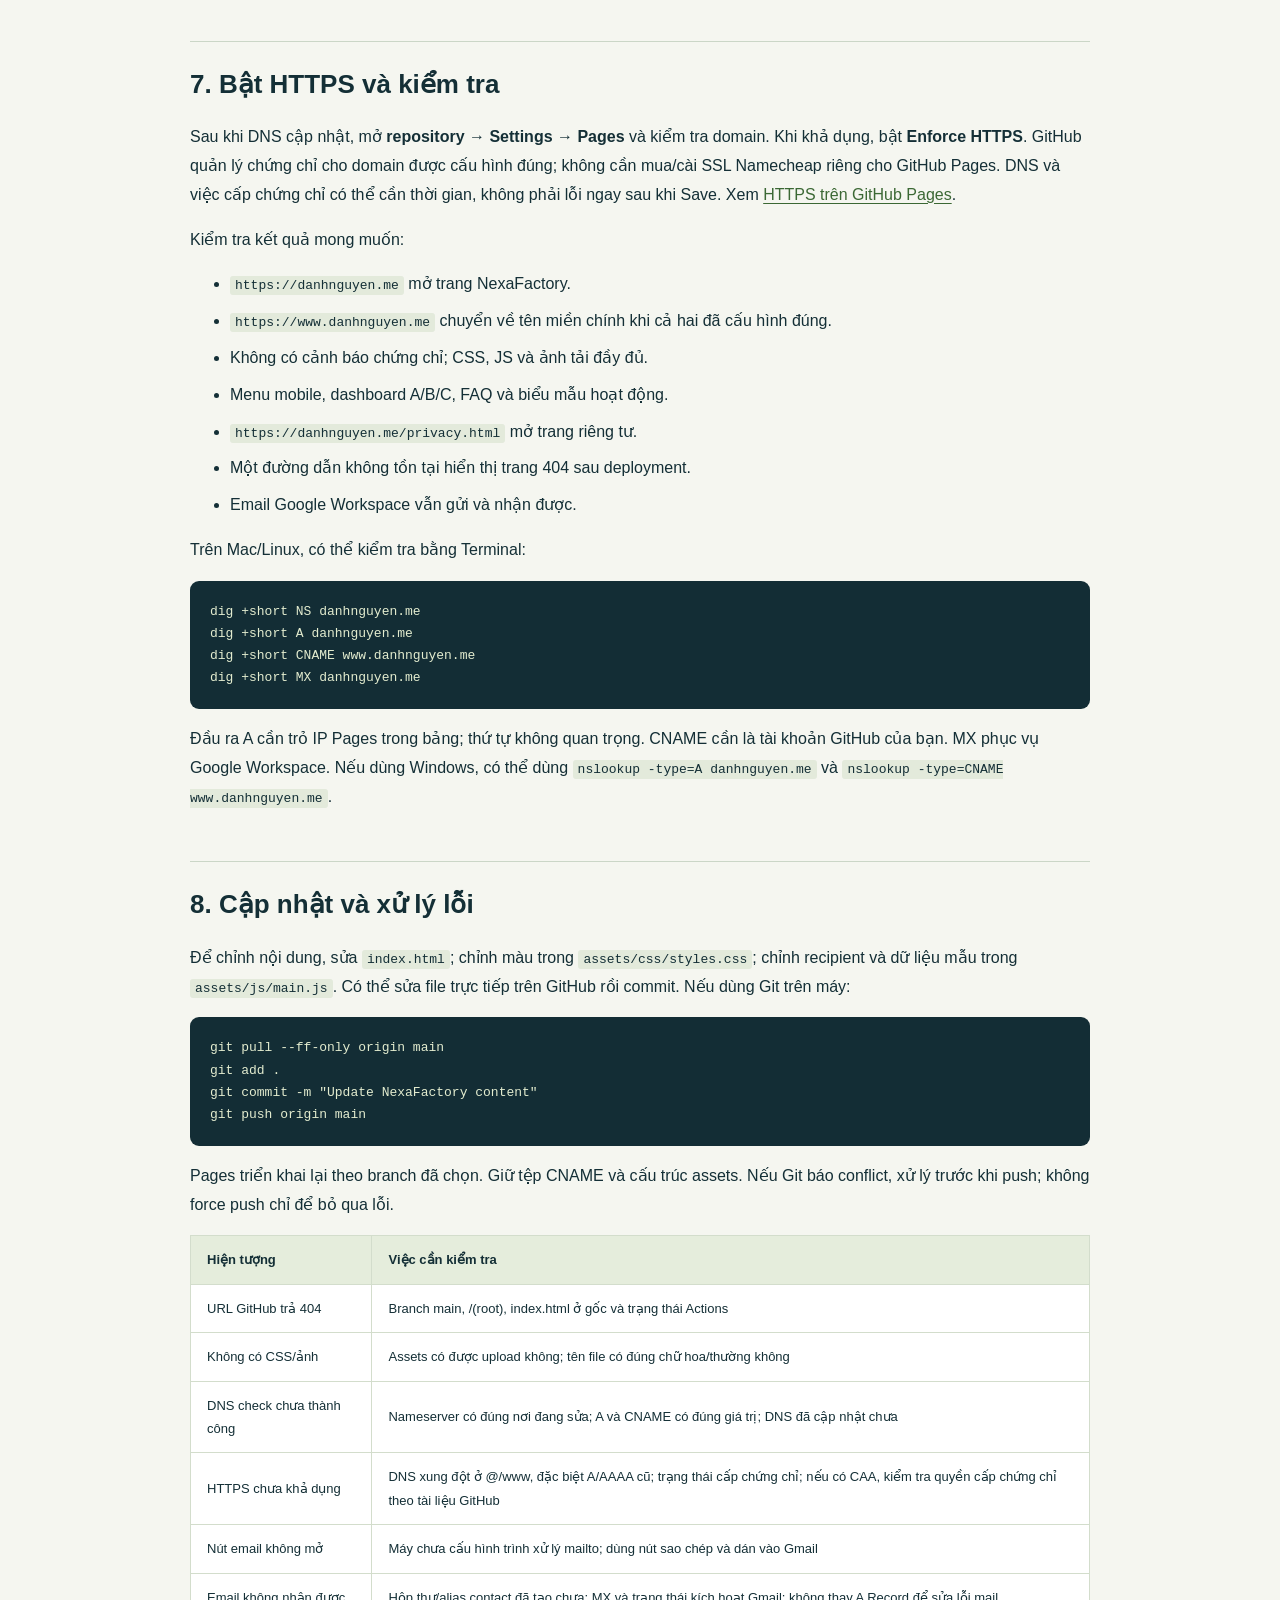
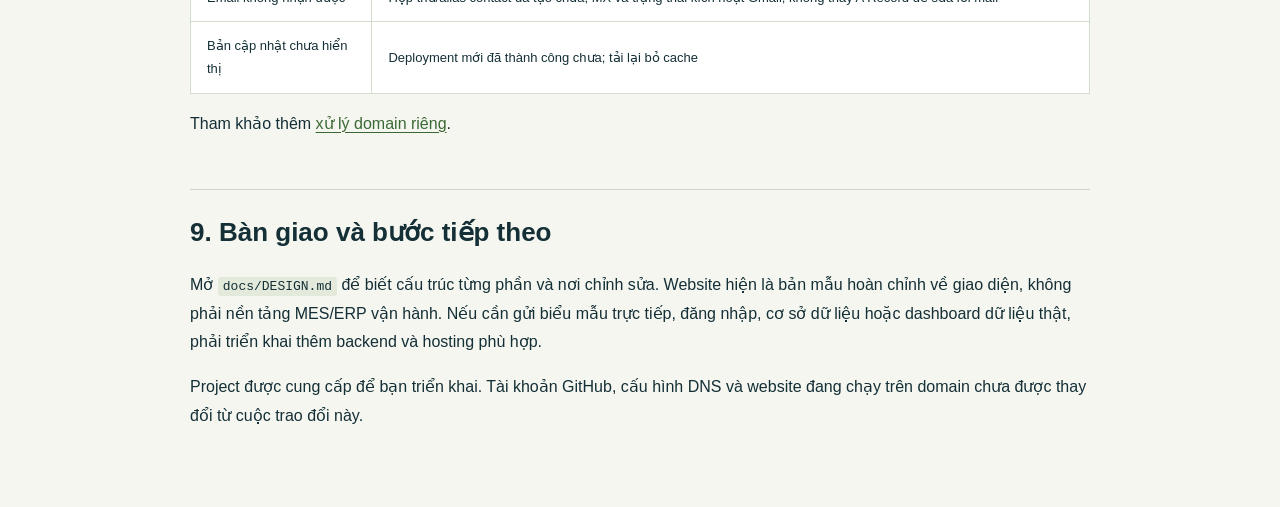
<file: docs/DEPLOYMENT.html>
<!doctype html><html lang="vi"><head><meta charset="utf-8"><meta name="viewport" content="width=device-width,initial-scale=1"><meta name="robots" content="noindex"><title>Hướng dẫn triển khai NexaFactory — GitHub & Namecheap</title><style>*{box-sizing:border-box}body{margin:0;background:#f5f6f0;color:#142f36;font:16px/1.8 -apple-system,BlinkMacSystemFont,'Segoe UI',Arial,sans-serif}main{max-width:980px;margin:0 auto;padding:60px 40px}header{background:#132d35;color:#fff;padding:20px 40px;font-size:13px;letter-spacing:1px}h1{font-size:40px;line-height:1.2;letter-spacing:-1.4px}h2{font-size:26px;line-height:1.3;margin-top:50px;border-top:1px solid #cbd6c7;padding-top:26px}h3{font-size:20px;margin-top:28px}a{color:#3b6834;text-decoration:underline;text-underline-offset:3px}pre{background:#132d35;color:#e3eccf;border-radius:9px;padding:20px;overflow:auto;font-size:13px;line-height:1.7}code{font-family:Consolas,monospace}p>code,li>code,td>code{background:#e3eadb;padding:2px 5px;border-radius:3px;font-size:13px}table{border-collapse:collapse;width:100%;background:white;font-size:13px;display:block;overflow:auto}th,td{border:1px solid #d3ddcc;padding:12px 16px;text-align:left}th{background:#e5eddc}li{margin:8px 0}hr{border:0;border-top:1px solid #cbd6c7}@media(max-width:600px){main{padding:32px 20px}h1{font-size:31px}h2{font-size:24px}header{padding:18px 20px}}@media print{body{font-size:11px;background:white}main{max-width:none;padding:0}header{color:#142f36;background:white;padding:0}h1{font-size:25px}h2{font-size:18px;margin-top:25px;padding-top:14px}pre{white-space:pre-wrap;overflow:visible;background:#eee;color:#142f36}h2,h3{break-after:avoid}table,pre{break-inside:avoid}a{color:inherit}}</style></head><body><header>NEXAFACTORY / TÀI LIỆU BÀN GIAO / 09.10.2026</header><main><h1>Triển khai NexaFactory lên danhnguyen.me</h1>
<p>Hướng dẫn cho project HTML/CSS/JavaScript thuần, quản lý mã nguồn trên GitHub và DNS tại Namecheap. Cập nhật theo tài liệu chính thức ngày 09/10/2026. Các giá trị dưới đây là cấu hình cần đạt, không phải xác nhận DNS hiện tại của bạn.</p>
<h2>1. Chuẩn bị và xem thử</h2>
<p>Bạn cần tài khoản GitHub, quyền quản lý <code>danhnguyen.me</code> và project đã giải nén. <code>USERNAME</code> trong hướng dẫn là tên tài khoản GitHub thật, không phải địa chỉ email.</p>
<p>Mở thư mục <code>nexafactory-website</code>, nhấp đúp <code>index.html</code>. Để thử clipboard và điều hướng trong môi trường web, dùng Terminal tại thư mục project:</p>
<pre><code class="language-bash">cd /duong-dan/nexafactory-website
python3 -m http.server 8080
</code></pre>
<p>Mở <code>http://localhost:8080</code>. Trên Windows, nếu lệnh <code>python3</code> không có, dùng <code>py -m http.server 8080</code>. Có thể dùng extension Live Server của VS Code thay thế.</p>
<p>Kiểm tra: menu, liên kết các phần, lựa chọn A/B/C trong dashboard, FAQ, trường bắt buộc trong form, nút soạn email và giao diện khi thu nhỏ trình duyệt. Nút email cần ứng dụng xử lý <code>mailto:</code>; nếu không có, chọn sao chép nội dung rồi dán vào Gmail.</p>
<p>Tên NexaFactory, email liên hệ và nội dung dịch vụ là mẫu. Thay bằng thông tin thực tế trước khi công bố. Nếu dùng <code>contact@danhnguyen.me</code>, tạo hộp thư hoặc alias Google Workspace tương ứng và thử nhận thư. Dashboard không kết nối nhà máy thật.</p>
<h3>Phạm vi sử dụng GitHub Pages</h3>
<p>Tài liệu GitHub giới hạn việc dùng Pages làm hosting miễn phí để vận hành kinh doanh trực tuyến, thương mại điện tử hoặc SaaS thương mại. Các bước dưới đây dành cho việc triển khai bản mẫu tĩnh. Khi chuyển thành website vận hành kinh doanh, hãy đối chiếu mục đích với <a href="https://docs.github.com/en/pages/getting-started-with-github-pages/github-pages-limits">giới hạn GitHub Pages</a>, và dùng hosting phù hợp nếu thuộc phạm vi bị hạn chế. Việc chỉ dùng HTML không tự động khiến mọi mô hình kinh doanh phù hợp với Pages. Mã nguồn này có thể triển khai trên hosting tĩnh khác mà không cần viết lại.</p>
<h2>2. Tạo repository GitHub</h2>
<ol>
<li>Đăng nhập <a href="https://github.com">GitHub</a>.</li>
<li>Chọn <strong>New repository</strong>.</li>
<li>Nhập tên <code>nexafactory-website</code>.</li>
<li>Chọn <strong>Public</strong> khi dùng GitHub Free cho hướng dẫn này.</li>
<li>Nếu dùng các lệnh Git bên dưới, để repository trống: chưa chọn README, .gitignore hoặc license.</li>
<li>Chọn <strong>Create repository</strong>.</li>
</ol>
<p>Không đưa dữ liệu nội bộ nhà máy, mật khẩu hoặc khóa API vào repository công khai.</p>
<h3>Cách A — Upload qua giao diện</h3>
<p>Trong repository trống, nhấn <strong>uploading an existing file</strong>; ở repository đã có nội dung, chọn <strong>Add file → Upload files</strong>. Kéo các tệp và thư mục <strong>bên trong</strong> <code>nexafactory-website</code> vào, gồm <code>index.html</code>, <code>assets</code>, các trang phụ và tài liệu. Nhấn <strong>Commit changes</strong>.</p>
<p>Sau upload, <code>index.html</code> phải nằm ngay ở gốc repository, không nằm trong một thư mục <code>nexafactory-website</code> lồng thêm. <code>.nojekyll</code> là tệp hỗ trợ tĩnh; nếu Finder ẩn tệp này, nhấn Command+Shift+. để hiện hoặc dùng Git. Giữ nguyên thư mục <code>assets</code>, không tải mỗi <code>index.html</code>.</p>
<h3>Cách B — Dùng Git trong Terminal</h3>
<p>Chạy trong thư mục project; thay <code>USERNAME</code> trước khi chạy:</p>
<pre><code class="language-bash">git init
git add .
git commit -m &quot;Create NexaFactory startup website&quot;
git branch -M main
git remote add origin https://github.com/USERNAME/nexafactory-website.git
git push -u origin main
</code></pre>
<p>GitHub yêu cầu phương thức xác thực được hỗ trợ, như SSH hoặc credential manager/token phù hợp; không dùng mật khẩu tài khoản thay token. Nếu chưa quen Git, cách upload qua giao diện là đủ. Nếu báo <code>Author identity unknown</code>, cấu hình <code>git config user.name &quot;Ten cua ban&quot;</code> và <code>git config user.email &quot;Email GitHub cua ban&quot;</code>, rồi commit lại.</p>
<h2>3. Xuất bản bản mẫu bằng GitHub Pages</h2>
<p>Trong <strong>repository</strong>:</p>
<ol>
<li><strong>Settings → Pages</strong>.</li>
<li><strong>Build and deployment → Source: Deploy from a branch</strong>.</li>
<li><strong>Branch: main</strong>, thư mục <strong>/(root)</strong>.</li>
<li>Nhấn <strong>Save</strong>.</li>
<li>Xem tab <strong>Actions</strong> hoặc thông báo ở Pages; chờ deployment thành công.</li>
<li>Mở <code>https://USERNAME.github.io/nexafactory-website/</code> để kiểm tra trước.</li>
</ol>
<p>Project không cần npm hoặc build. Nguồn xuất bản phải là gốc repository vì <code>index.html</code> ở đó. Xem <a href="https://docs.github.com/en/pages/getting-started-with-github-pages/configuring-a-publishing-source-for-your-github-pages-site">cấu hình nguồn xuất bản</a>.</p>
<p>Project có <code>CNAME.example</code>, chưa có tệp <code>CNAME</code> hoạt động để bạn thử URL GitHub trước. Tên miền chính được thiết lập ở bước 5. Canonical, sitemap và đường dẫn trang 404 đã dành cho <code>danhnguyen.me</code>; nút về trang chủ của 404 chỉ hoạt động đúng sau khi domain đã kết nối.</p>
<h2>4. Xác minh quyền sở hữu tên miền</h2>
<p>Trong <strong>Settings của tài khoản GitHub</strong> (nhấn avatar → Settings, không phải Settings của repository), chọn <strong>Pages → Add a domain</strong>, nhập <code>danhnguyen.me</code>.</p>
<p>GitHub cung cấp tên và mã TXT. Trên Namecheap, tạo TXT với Host tương ứng, thường dạng <code>_github-pages-challenge-USERNAME</code>, và Value là mã được GitHub cấp. Namecheap tự nối phần <code>danhnguyen.me</code>; sao chép giá trị theo tài khoản thật, không tự tạo mã. Quay lại GitHub nhấn <strong>Verify</strong> khi TXT đã cập nhật. Giữ TXT sau xác minh. Đây là TXT của GitHub, khác TXT <code>google-site-verification</code> của Google Workspace. Xem <a href="https://docs.github.com/en/pages/configuring-a-custom-domain-for-your-github-pages-site/verifying-your-custom-domain-for-github-pages">hướng dẫn xác minh domain</a>.</p>
<h2>5. Gắn danhnguyen.me vào repository</h2>
<p>Vào <strong>repository → Settings → Pages → Custom domain</strong>, nhập:</p>
<pre><code class="language-text">danhnguyen.me
</code></pre>
<p>Nhấn <strong>Save</strong>. Không nhập <code>https://</code>, đường dẫn hoặc tên repository. Thực hiện bước này trước khi đổi DNS trỏ website.</p>
<p>Với phương án triển khai từ branch, GitHub tạo commit chứa tệp <code>CNAME</code> tại gốc. Nội dung tệp là <code>danhnguyen.me</code>. Giữ tệp đó trong các lần cập nhật. Nếu dùng Git trên máy, chạy <code>git pull --ff-only origin main</code> để lấy commit mới về trước khi cập nhật tiếp. Chỉ đặt tệp CNAME không thay thế việc cấu hình Custom domain trong Pages settings. Xem <a href="https://docs.github.com/en/pages/configuring-a-custom-domain-for-your-github-pages-site/managing-a-custom-domain-for-your-github-pages-site">quản lý domain riêng</a>.</p>
<h2>6. Cấu hình DNS trên Namecheap</h2>
<p>Mở <a href="https://www.namecheap.com">Namecheap</a> → <strong>Domain List → danhnguyen.me → Manage</strong>.</p>
<h3>6.1. Kiểm tra nơi đang quản lý DNS</h3>
<p>Trong tab <strong>Domain</strong>, kiểm tra <strong>Nameservers</strong>. Khi đang dùng Namecheap BasicDNS/PremiumDNS/FreeDNS, cấu hình ở <strong>Advanced DNS → Host Records</strong> theo bảng dưới. Nếu đang dùng nameserver của nhà cung cấp khác, cấu hình ở nhà cung cấp đó; thay tại Namecheap Advanced DNS sẽ không có tác dụng. Không chuyển nameserver chỉ để thêm website, vì có thể làm mất hiệu lực các bản ghi email nếu chưa sao chép đầy đủ.</p>
<h3>6.2. Bản ghi website cần đạt</h3>
<p>TTL có thể để <code>Automatic</code>. Các bản ghi đã đúng thì giữ, không thêm trùng.</p>
<table>
<thead>
<tr>
<th>Type</th>
<th>Host</th>
<th>Value</th>
</tr>
</thead>
<tbody><tr>
<td>A Record</td>
<td>@</td>
<td>185.199.108.153</td>
</tr>
<tr>
<td>A Record</td>
<td>@</td>
<td>185.199.109.153</td>
</tr>
<tr>
<td>A Record</td>
<td>@</td>
<td>185.199.110.153</td>
</tr>
<tr>
<td>A Record</td>
<td>@</td>
<td>185.199.111.153</td>
</tr>
<tr>
<td>CNAME Record</td>
<td>www</td>
<td>USERNAME.github.io</td>
</tr>
</tbody></table>
<p>Mỗi IP là một A Record riêng. CNAME chỉ chứa <code>USERNAME.github.io</code>, không chứa <code>https://</code> hoặc <code>/nexafactory-website</code>. Nếu <code>www</code> hiện là <code>danhnguyen.me.</code>, sửa sang tài khoản GitHub thật. Không tạo CNAME ở Host <code>@</code> theo phương án này.</p>
<p>Kiểm tra bản ghi website cũ gây xung đột tại <code>@</code> và <code>www</code>, như A/AAAA đến hosting khác hoặc URL Redirect. Chỉ sửa bản ghi thuộc website dự định thay thế. Nhấn dấu tick để lưu từng dòng hoặc <strong>Save All Changes</strong> theo giao diện đang hiển thị. Xem <a href="https://www.namecheap.com/support/knowledgebase/article.aspx/9645/2208/how-do-i-link-my-domain-to-github-pages/">hướng dẫn GitHub Pages của Namecheap</a>.</p>
<h3>6.3. Giữ cấu hình Google Workspace</h3>
<p>Việc kết nối website thực hiện ở Host Records. Không chuyển Mail Settings về Email Forwarding và không xóa:</p>
<ul>
<li>MX của Google Workspace.</li>
<li>TXT xác minh Google (<code>google-site-verification=...</code>).</li>
<li>SPF tại <code>@</code>, DKIM tại selector như <code>google._domainkey</code>, DMARC tại <code>_dmarc</code>.</li>
<li>TXT xác minh GitHub vừa tạo ở bước 4.</li>
</ul>
<p>TXT tại <code>@</code> có thể cùng tồn tại với các A Record website. Website và email dùng các loại bản ghi khác nhau. Hướng dẫn này không thay thế bước kích hoạt Gmail; nếu email chưa hoạt động, hoàn thành Google Workspace riêng trước.</p>
<h2>7. Bật HTTPS và kiểm tra</h2>
<p>Sau khi DNS cập nhật, mở <strong>repository → Settings → Pages</strong> và kiểm tra domain. Khi khả dụng, bật <strong>Enforce HTTPS</strong>. GitHub quản lý chứng chỉ cho domain được cấu hình đúng; không cần mua/cài SSL Namecheap riêng cho GitHub Pages. DNS và việc cấp chứng chỉ có thể cần thời gian, không phải lỗi ngay sau khi Save. Xem <a href="https://docs.github.com/en/pages/getting-started-with-github-pages/securing-your-github-pages-site-with-https">HTTPS trên GitHub Pages</a>.</p>
<p>Kiểm tra kết quả mong muốn:</p>
<ul>
<li><code>https://danhnguyen.me</code> mở trang NexaFactory.</li>
<li><code>https://www.danhnguyen.me</code> chuyển về tên miền chính khi cả hai đã cấu hình đúng.</li>
<li>Không có cảnh báo chứng chỉ; CSS, JS và ảnh tải đầy đủ.</li>
<li>Menu mobile, dashboard A/B/C, FAQ và biểu mẫu hoạt động.</li>
<li><code>https://danhnguyen.me/privacy.html</code> mở trang riêng tư.</li>
<li>Một đường dẫn không tồn tại hiển thị trang 404 sau deployment.</li>
<li>Email Google Workspace vẫn gửi và nhận được.</li>
</ul>
<p>Trên Mac/Linux, có thể kiểm tra bằng Terminal:</p>
<pre><code class="language-bash">dig +short NS danhnguyen.me
dig +short A danhnguyen.me
dig +short CNAME www.danhnguyen.me
dig +short MX danhnguyen.me
</code></pre>
<p>Đầu ra A cần trỏ IP Pages trong bảng; thứ tự không quan trọng. CNAME cần là tài khoản GitHub của bạn. MX phục vụ Google Workspace. Nếu dùng Windows, có thể dùng <code>nslookup -type=A danhnguyen.me</code> và <code>nslookup -type=CNAME www.danhnguyen.me</code>.</p>
<h2>8. Cập nhật và xử lý lỗi</h2>
<p>Để chỉnh nội dung, sửa <code>index.html</code>; chỉnh màu trong <code>assets/css/styles.css</code>; chỉnh recipient và dữ liệu mẫu trong <code>assets/js/main.js</code>. Có thể sửa file trực tiếp trên GitHub rồi commit. Nếu dùng Git trên máy:</p>
<pre><code class="language-bash">git pull --ff-only origin main
git add .
git commit -m &quot;Update NexaFactory content&quot;
git push origin main
</code></pre>
<p>Pages triển khai lại theo branch đã chọn. Giữ tệp CNAME và cấu trúc assets. Nếu Git báo conflict, xử lý trước khi push; không force push chỉ để bỏ qua lỗi.</p>
<table>
<thead>
<tr>
<th>Hiện tượng</th>
<th>Việc cần kiểm tra</th>
</tr>
</thead>
<tbody><tr>
<td>URL GitHub trả 404</td>
<td>Branch main, /(root), index.html ở gốc và trạng thái Actions</td>
</tr>
<tr>
<td>Không có CSS/ảnh</td>
<td>Assets có được upload không; tên file có đúng chữ hoa/thường không</td>
</tr>
<tr>
<td>DNS check chưa thành công</td>
<td>Nameserver có đúng nơi đang sửa; A và CNAME có đúng giá trị; DNS đã cập nhật chưa</td>
</tr>
<tr>
<td>HTTPS chưa khả dụng</td>
<td>DNS xung đột ở @/www, đặc biệt A/AAAA cũ; trạng thái cấp chứng chỉ; nếu có CAA, kiểm tra quyền cấp chứng chỉ theo tài liệu GitHub</td>
</tr>
<tr>
<td>Nút email không mở</td>
<td>Máy chưa cấu hình trình xử lý mailto; dùng nút sao chép và dán vào Gmail</td>
</tr>
<tr>
<td>Email không nhận được</td>
<td>Hộp thư/alias contact đã tạo chưa; MX và trạng thái kích hoạt Gmail; không thay A Record để sửa lỗi mail</td>
</tr>
<tr>
<td>Bản cập nhật chưa hiển thị</td>
<td>Deployment mới đã thành công chưa; tải lại bỏ cache</td>
</tr>
</tbody></table>
<p>Tham khảo thêm <a href="https://docs.github.com/en/pages/configuring-a-custom-domain-for-your-github-pages-site/troubleshooting-custom-domains-and-github-pages">xử lý domain riêng</a>.</p>
<h2>9. Bàn giao và bước tiếp theo</h2>
<p>Mở <code>docs/DESIGN.md</code> để biết cấu trúc từng phần và nơi chỉnh sửa. Website hiện là bản mẫu hoàn chỉnh về giao diện, không phải nền tảng MES/ERP vận hành. Nếu cần gửi biểu mẫu trực tiếp, đăng nhập, cơ sở dữ liệu hoặc dashboard dữ liệu thật, phải triển khai thêm backend và hosting phù hợp.</p>
<p>Project được cung cấp để bạn triển khai. Tài khoản GitHub, cấu hình DNS và website đang chạy trên domain chưa được thay đổi từ cuộc trao đổi này.</p>
</main></body></html>
</file>
<file: assets/css/styles.css>
/* NexaFactory: self-contained design system; no external fonts or libraries. */
:root{--paper:#f5f6f0;--white:#fff;--ink:#142f36;--muted:#52656a;--line:#d9e0d9;--lime:#d6f36b;--green:#4c7663;--dark:#132d35;--radius:12px;--container:1200px}
*{box-sizing:border-box}html{scroll-behavior:smooth;scroll-padding-top:100px}body{margin:0;background:var(--paper);color:var(--ink);font:16px/1.65 -apple-system,BlinkMacSystemFont,"Segoe UI",Arial,sans-serif}a{color:inherit;text-decoration:none}button,input,textarea,select{font:inherit}button,a,input,textarea,select,summary{-webkit-tap-highlight-color:transparent}button{cursor:pointer}img{max-width:100%;display:block}h1,h2,h3,p{margin:0}h1,h2,h3{line-height:1.17}h2{font-size:clamp(32px,3.6vw,48px);font-weight:650;letter-spacing:-1.8px}h3{font-size:22px;letter-spacing:-.5px}::selection{background:var(--lime);color:var(--ink)}:focus-visible{outline:3px solid #668e11;outline-offset:5px}[hidden]{display:none!important}.container{width:min(calc(100% - 80px),var(--container));margin-inline:auto}.section{padding-block:100px}.eyebrow{font:600 11px/1.5 "SFMono-Regular",Consolas,monospace;letter-spacing:1.5px;display:flex;align-items:center;gap:9px;margin-bottom:22px}.status-dot{display:inline-block;width:7px;height:7px;border-radius:50%;background:var(--green);flex:none}.button{display:inline-flex;justify-content:center;align-items:center;gap:22px;padding:14px 20px;border-radius:6px;border:1px solid transparent;font-size:14px;font-weight:600;line-height:1.5;transition:background .2s,transform .2s}.button span{font-size:20px;line-height:1}.button-dark{background:var(--dark);color:var(--white)}.button-dark:hover{background:#28505a;transform:translateY(-2px)}.text-link{display:inline-flex;gap:12px;align-items:center;font-size:14px;font-weight:600;border:0;background:none;padding:0;border-bottom:1px solid transparent}.text-link:hover{border-color:currentColor}.skip-link{position:fixed;left:20px;top:-100px;z-index:100;background:var(--lime);padding:12px}.skip-link:focus{top:15px}.site-header{position:sticky;top:0;background:rgba(245,246,240,.96);border-bottom:1px solid var(--line);z-index:20}.header-inner{height:86px;display:flex;align-items:center;justify-content:space-between}.brand{display:flex;align-items:center;gap:11px;font-size:23px;font-weight:750;letter-spacing:-1px}.brand-dot{color:#608042}.brand-mark{width:35px;height:35px;background:var(--dark);color:var(--lime);border-radius:8px;display:flex;align-items:center;justify-content:center;font-size:25px;letter-spacing:-6px;padding-right:5px}.brand-mark span{font-size:16px;margin-top:-10px;margin-left:2px}.header-inner nav{display:flex;align-items:center;gap:30px;font-size:13px;font-weight:550}.header-inner nav>a:not(.button):hover{color:#537817}.nav-cta{margin-left:12px;padding:10px 17px}.menu-toggle{display:none}.hero{padding-top:72px;padding-bottom:72px;display:grid;grid-template-columns:1.05fr 1fr;gap:48px;align-items:center}.hero h1{font-size:clamp(42px,4.1vw,60px);letter-spacing:-2.8px;line-height:1.13;font-weight:650}.serif-word{font-family:Georgia,"Times New Roman",serif;font-weight:400;font-style:italic;letter-spacing:-1.8px;color:#486957}.hero-description{font-size:16px;max-width:470px;color:var(--muted);margin-top:26px;line-height:1.8}.hero-actions{display:flex;gap:22px;align-items:center;margin-top:28px;flex-wrap:wrap}.hero-note{margin-top:34px;display:flex;gap:12px;align-items:center;font-size:12px;line-height:1.65;color:var(--muted)}.hero-note strong{font-weight:500;color:var(--ink)}.mini-icon{width:36px;height:36px;border:1px solid var(--line);border-radius:50%;display:grid;place-items:center;font-size:20px}.hero-visual{position:relative;background:#e9ede5;border:1px solid #dce2d7;border-radius:var(--radius);overflow:hidden;min-width:0;aspect-ratio:1.08}.visual-top{display:flex;align-items:center;justify-content:space-between;padding:22px;font:10px/1.5 Consolas,monospace;letter-spacing:1px;gap:12px}.visual-top>span:first-child{display:flex;align-items:center;gap:8px}.visual-top>span:last-child{color:#627670}.factory-art{width:100%;height:auto;position:absolute;top:50%;left:0;transform:translateY(-48%)}.visual-label{position:absolute;padding:10px 14px;box-shadow:0 8px 25px #132d3510;background:#ffffffeb;border:1px solid #dce4dd;border-radius:7px;display:flex;gap:8px;align-items:center;font:9px/1.5 Consolas,monospace;letter-spacing:.4px}.visual-label strong{font:600 12px/1.5 -apple-system,BlinkMacSystemFont,"Segoe UI",Arial,sans-serif;margin-left:7px}.label-machine{top:26%;left:6%}.label-data{bottom:22%;right:5%}.tiny-square{width:7px;height:7px;background:#829bab}.visual-bottom{position:absolute;bottom:0;left:0;right:0;display:flex;align-items:center;gap:12px;padding:20px 22px;font:10px/1.5 Consolas,monospace;letter-spacing:.4px}.connector-line{height:1px;background:#b6c5b9;flex:1}.industry-strip{border-block:1px solid var(--line)}.industry-inner{display:flex;align-items:center;justify-content:space-between;gap:20px;padding-block:25px;font-size:14px;color:#67726d}.industry-inner>span:first-child{font:10px/1.7 Consolas,monospace;letter-spacing:.7px}.industry-inner strong{color:var(--ink);font-weight:500}.section-heading{display:flex;align-items:flex-end;justify-content:space-between;gap:50px;margin-bottom:44px}.section-heading>p,.section-heading>div:last-child>p{max-width:370px;color:var(--muted);font-size:15px}.solution-grid{display:grid;grid-template-columns:repeat(4,1fr);gap:16px}.solution-card{background:var(--white);border:1px solid var(--line);border-radius:var(--radius);padding:25px 23px;display:flex;flex-direction:column;transition:transform .2s,border-color .2s}.solution-card:hover{transform:translateY(-5px);border-color:#8ea078}.card-top{display:flex;align-items:center;justify-content:space-between;font:11px/1.5 Consolas,monospace;color:#8b9690;margin-bottom:34px}.solution-icon{width:42px;height:42px;background:#edf2e7;border-radius:9px;color:var(--ink);font:25px/1 Arial,sans-serif;display:grid;place-items:center}.solution-card h3{font-size:20px;letter-spacing:-.7px;margin-bottom:16px}.solution-card p{font-size:14px;color:var(--muted);line-height:1.75}.tags{display:flex;flex-wrap:wrap;gap:5px;margin-top:20px;margin-bottom:28px}.tags span{border:1px solid var(--line);border-radius:4px;padding:2px 6px;font:9px/1.6 Consolas,monospace;color:#5c7066}.solution-card>a{border-top:1px solid var(--line);padding-top:15px;font-size:12px;font-weight:600;margin-top:auto;display:flex;justify-content:space-between}.solution-card>a span{font-size:18px}.demo-section{background:var(--dark);padding:85px 0 60px;color:var(--white)}.demo-section h2{color:#f5f6ee}.demo-section .eyebrow{color:var(--lime)}.demo-section .section-heading>div:last-child>p{color:#bbcbc8}.demo-badge{display:inline-block;margin-top:20px;padding:5px 9px;border:1px solid #4a6567;border-radius:4px;color:#d8e3d3;font:9px/1.6 Consolas,monospace;letter-spacing:.6px}.dashboard{background:#f8faf5;border-radius:10px;color:var(--ink);border:1px solid #d4ded0;overflow:hidden}.dashboard-top{display:flex;align-items:center;justify-content:space-between;padding:22px 28px;border-bottom:1px solid var(--line);gap:20px}.dashboard-title{display:flex;gap:12px;align-items:center}.dashboard-title strong{font-size:14px;display:block}.dashboard-title>div>span{font:9px/1.5 Consolas,monospace;color:#6c807a;letter-spacing:1px}.dashboard-logo{height:32px;width:32px;border-radius:7px;display:grid;place-items:center;background:var(--dark);color:var(--lime);font-weight:bold}.line-picker{display:flex;gap:12px;align-items:center;font-size:12px;color:var(--muted)}select{appearance:auto}.line-picker select{background:white;border:1px solid var(--line);border-radius:5px;padding:7px 10px;color:var(--ink);font-size:12px}.metrics{display:grid;grid-template-columns:repeat(3,1fr);padding:27px 28px;gap:25px}.metrics>div{border-right:1px solid var(--line);padding-right:15px}.metrics>div:last-child{border:0}.metrics>div>span:first-child{display:block;font-size:12px;color:var(--muted)}.metrics strong{display:block;font-size:40px;line-height:1.5;font-weight:600;letter-spacing:-1.7px}.metrics small{font-size:16px;letter-spacing:0;margin-left:7px;color:var(--muted);font-weight:400}.metric-detail{font-size:10px;color:#61726a}.dashboard-lower{padding:0 28px 26px;display:grid;grid-template-columns:1.7fr 1fr;gap:24px}.chart-panel{border:1px solid var(--line);padding:20px;border-radius:8px;background:white;min-width:0}.panel-heading{display:flex;justify-content:space-between;align-items:center;gap:10px}.panel-heading h3{font-size:13px;letter-spacing:0}.panel-heading>span{font-size:10px;color:var(--muted);display:flex;align-items:center;gap:6px}.panel-heading i{width:7px;height:7px;border-radius:2px;background:#557866}.bar-chart{position:relative;height:188px;padding:18px 0 0 32px;margin-top:14px}.chart-grid{position:absolute;inset:18px 0 27px 0;display:flex;flex-direction:column;justify-content:space-between;color:#6b7a72;font:9px/1 Consolas,monospace}.chart-grid span{display:flex;gap:15px;align-items:center}.chart-grid span:after{content:"";height:1px;background:#e6eae5;flex:1}.chart-bars{display:grid;grid-template-columns:repeat(8,1fr);gap:12px;position:relative;height:100%}.chart-bars>div{height:100%;display:flex;flex-direction:column;align-items:center;justify-content:flex-end;min-width:0}.chart-bars>div>span{width:100%;height:calc(var(--height)*.82);background:#547c68;border-radius:4px 4px 0 0;color:#fff;text-align:center;font:9px/1.5 Consolas,monospace;padding-top:8px;min-height:20px;transition:height .35s}.chart-bars>div:nth-child(3)>span{background:var(--lime);color:var(--ink)}.chart-bars small{font:9px/1.5 Consolas,monospace;color:var(--muted);padding-top:10px;height:27px}.insight-panel{background:#eaf0e2;border-radius:8px;padding:22px;display:flex;flex-direction:column}.insight-panel .eyebrow{color:#586e50;font-size:9px;margin-bottom:12px}.insight-symbol{font-size:30px;margin-bottom:9px;color:#527443;line-height:1}.insight-panel h3{font-size:20px;margin-bottom:12px;max-width:290px}.insight-panel p:not(.eyebrow){font-size:12px;color:#52654f;max-width:340px}.insight-status{display:flex;align-items:center;gap:7px;font-size:9px;border-top:1px solid #cdd9c4;padding-top:12px;margin-top:18px}.dashboard-footer{display:flex;justify-content:space-between;gap:20px;padding:10px 28px;border-top:1px solid var(--line);font:9px/1.5 Consolas,monospace;color:#668076}.demo-caption{margin-top:20px;text-align:center;font-size:11px;color:#b7c8c2}.steps{display:grid;grid-template-columns:repeat(4,1fr);border-top:1px solid #b7c6b8;padding-top:30px;gap:30px}.step-number{display:flex;align-items:center;justify-content:center;width:40px;height:40px;background:var(--lime);border-radius:50%;font:12px/1.5 Consolas,monospace;margin-bottom:24px}.steps h3{font-size:18px;margin-bottom:12px}.steps p{font-size:14px;color:var(--muted);margin-bottom:22px}.step-output{font:9px/1.6 Consolas,monospace;color:#567354;display:block}.about-section{display:grid;grid-template-columns:1fr 1fr;gap:70px;padding-block:10px 65px;align-items:center}.about-art{background:#e7ebe1;border-radius:var(--radius);height:430px;overflow:hidden;display:flex;flex-direction:column;align-items:center;justify-content:space-between;padding:30px;font:9px/1.5 Consolas,monospace;letter-spacing:1.5px;color:#596f5e;background-image:radial-gradient(#bbc8b7 1px,transparent 1px);background-size:22px 22px}.orbital{position:relative;width:300px;height:270px;display:grid;place-items:center}.orbit{position:absolute;width:270px;height:170px;border:1px solid #96ab91;border-radius:50%}.orbit-one{transform:rotate(-35deg)}.orbit-two{transform:rotate(35deg)}.orbit-three{transform:rotate(90deg)}.orbit-core{background:var(--dark);color:var(--lime);width:87px;height:87px;border-radius:22px;display:grid;place-items:center;font-size:38px;font-weight:700;letter-spacing:-4px;box-shadow:0 15px 30px #12322120}.orbit-point{position:absolute;width:16px;height:16px;border-radius:50%;background:var(--lime);border:4px solid #f6f9ea;top:67px;left:49px;box-shadow:0 0 0 1px #7a955c}.about-copy>p:not(.eyebrow){margin-top:24px;color:var(--muted);font-size:15px}.principles{margin-top:26px}.principles>div{display:flex;gap:16px;padding:15px 0;border-top:1px solid var(--line)}.principles>div>span{color:#668834}.principles p{font-size:12px;color:var(--muted)}.principles strong{display:block;font-size:14px;margin-bottom:5px;color:var(--ink)}.faq-section{display:grid;grid-template-columns:1fr 1.3fr;gap:70px;padding-top:50px}.faq-list details{border-top:1px solid #c8d3c6;padding:20px 0}.faq-list details:last-child{border-bottom:1px solid #c8d3c6}.faq-list summary{list-style:none;cursor:pointer;font-size:16px;font-weight:550;display:flex;justify-content:space-between;gap:25px;line-height:1.5}.faq-list summary::-webkit-details-marker{display:none}.faq-list summary:after{content:"+";font-size:24px;font-weight:400;line-height:1;flex:none}.faq-list details[open] summary:after{content:"−"}.faq-list details p{font-size:14px;line-height:1.8;color:var(--muted);padding:15px 25px 0 0}.contact-section{background:#e8eddc;padding-block:85px}.contact-grid{display:grid;grid-template-columns:1fr 1fr;gap:90px;align-items:start}.contact-copy h2{font-size:clamp(34px,3.7vw,50px)}.contact-copy>p:not(.eyebrow):not(.contact-promise){color:var(--muted);font-size:15px;margin-top:24px;max-width:380px}.contact-email{display:flex;gap:20px;font-size:20px;font-weight:600;margin-top:35px;letter-spacing:-.4px;align-items:center;width:fit-content}.contact-email:hover{text-decoration:underline}.contact-small{display:block;font-size:10px;color:var(--muted);margin-top:8px}.contact-line{width:65px;height:1px;background:#9eaf94;margin-block:40px}.contact-promise{font-size:22px;line-height:1.5;letter-spacing:-.5px}.contact-form{background:var(--white);padding:30px;border-radius:12px;border:1px solid #d1ddc7}.form-heading{display:flex;justify-content:space-between;align-items:center;margin-bottom:24px}.form-heading h3{font-size:19px}.form-heading>span{font-size:24px}.form-row{display:grid;grid-template-columns:1fr 1fr;gap:14px}.field{margin-bottom:16px}.field label{display:block;margin-bottom:6px;font-size:12px;font-weight:600}.field label>span{color:#527534}.field input,.field textarea,.field select{width:100%;background:#fafbf8;border:1px solid #d8dfd1;border-radius:5px;padding:10px 12px;font-size:13px;color:var(--ink);min-width:0}.field textarea{resize:vertical;min-height:85px}.field input::placeholder,.field textarea::placeholder{color:#78847b}.consent{font-size:11px;line-height:1.65;display:flex;align-items:flex-start;gap:8px;color:var(--muted);margin:4px 0 20px}.consent input{accent-color:var(--ink);width:16px;height:16px;margin:2px 0;flex:none}.consent a{text-decoration:underline}.contact-form .button{width:100%;justify-content:space-between}.form-note{font-size:10px;color:#647568;line-height:1.7;margin-top:13px}.form-status{font-size:12px;margin-top:15px;background:#edf4e0;padding:12px;border-radius:5px}.form-status .text-link{font-size:11px;margin-top:10px}.site-footer{padding-block:35px 22px}.footer-top{display:flex;align-items:center;justify-content:space-between;gap:20px;padding-bottom:30px}.footer-top p,.footer-top>a:last-child{font-size:12px;color:var(--muted)}.footer-bottom{display:flex;justify-content:space-between;gap:20px;border-top:1px solid var(--line);padding-top:20px;font-size:10px;color:var(--muted)}.legal-main{max-width:760px;padding:70px 0}.legal-main h1{font-size:42px;letter-spacing:-1.5px}.legal-main h2{font-size:24px;letter-spacing:-.6px;margin:35px 0 12px}.legal-main p,.legal-main ul{color:var(--muted);margin:16px 0}.legal-main a{text-decoration:underline}.legal-date{font:11px/1.5 Consolas,monospace}.error-main{min-height:70vh;display:grid;place-content:center;text-align:center;padding:50px 20px}.error-code{font:90px/1 Consolas,monospace;color:#879b71;margin-bottom:24px}.error-main h1{font-size:36px}.error-main p{margin:20px auto;color:var(--muted);max-width:400px}.error-main .button{justify-self:center}
@media(min-width:1440px){.hero{padding-block:90px}.hero h1{font-size:60px}}
@media(max-width:1100px){.container{width:calc(100% - 48px)}.hero{gap:28px}.hero h1{font-size:46px}.hero .eyebrow{font-size:9px;letter-spacing:1px}.hero-actions{gap:15px}.hero-actions .button{font-size:12px}.hero-actions .text-link{font-size:12px}.solution-grid{grid-template-columns:repeat(2,1fr)}.solution-card h3{font-size:23px}.contact-grid{gap:45px}.header-inner nav{gap:22px}.steps{gap:20px}.steps h3{font-size:17px}.about-section{gap:40px}.faq-section{gap:40px}.chart-bars{gap:8px}.metric-detail{font-size:9px}}
@media(max-width:800px){.header-inner{height:72px}.brand{font-size:21px}.menu-toggle{display:flex;flex-direction:column;justify-content:center;gap:6px;align-items:center;width:42px;height:42px;border:1px solid var(--line);border-radius:6px;background:transparent}.menu-toggle span{height:1px;width:20px;background:var(--ink)}.menu-toggle[aria-expanded=true] span:first-child{transform:translateY(3.5px) rotate(45deg)}.menu-toggle[aria-expanded=true] span:last-child{transform:translateY(-3.5px) rotate(-45deg)}.header-inner nav{position:absolute;top:72px;left:0;right:0;background:var(--paper);padding:22px 24px;flex-direction:column;align-items:stretch;border-bottom:1px solid var(--line);box-shadow:0 10px 15px #142f3608;display:none}.header-inner nav.is-open{display:flex}.nav-cta{margin:0}.hero{grid-template-columns:1fr;gap:40px;padding-top:45px;padding-bottom:45px}.hero h1{font-size:clamp(40px,7vw,58px)}.hero-description{max-width:600px}.hero-visual{max-width:610px;width:100%;margin-inline:auto;aspect-ratio:1.3}.hero-note{margin-top:25px}.hero .eyebrow{font-size:10px}.hero-actions .button,.hero-actions .text-link{font-size:14px}.industry-inner{flex-wrap:wrap;justify-content:flex-start;gap:16px 25px}.industry-inner>span:first-child{width:100%;font-size:9px}.industry-inner>span:first-child br{display:none}.industry-inner>span:first-child strong{margin-left:8px}.industry-inner>span{font-size:12px}.section{padding-block:65px}.section-heading{align-items:flex-start;gap:24px;flex-direction:column;margin-bottom:32px}.section-heading>p,.section-heading>div:last-child>p{max-width:570px}.demo-section{padding:65px 0 40px}.dashboard-lower{grid-template-columns:1fr}.insight-panel{display:grid;grid-template-columns:1fr 1.2fr;gap:0 25px}.insight-panel .eyebrow,.insight-symbol,.insight-panel h3{grid-column:1}.insight-panel>p:not(.eyebrow){grid-column:2;grid-row:1/4;align-self:center}.insight-status{grid-column:1/-1}.metrics strong{font-size:34px}.steps{grid-template-columns:repeat(2,1fr);gap:35px 25px}.about-section{grid-template-columns:1fr;padding-block:10px 30px}.about-art{height:340px;order:2}.about-copy{order:1}.orbital{transform:scale(.8);height:220px}.faq-section{grid-template-columns:1fr;gap:28px;padding-top:35px}.contact-grid{grid-template-columns:1fr;gap:40px}.contact-section{padding-block:60px}.contact-copy>p:not(.eyebrow):not(.contact-promise){max-width:550px}.contact-line,.contact-promise{display:none}.footer-top{flex-wrap:wrap}.footer-top p{width:100%;order:3}.footer-bottom{flex-wrap:wrap}.footer-bottom>span:last-child{display:none}}
@media(max-width:480px){.container{width:calc(100% - 36px)}h2{font-size:33px;letter-spacing:-1.3px}.hero h1{font-size:39px;letter-spacing:-1.9px}.hero .eyebrow{font-size:8px;letter-spacing:.7px}.hero-description{font-size:14px}.hero-actions{align-items:flex-start;flex-direction:column;gap:17px}.hero-visual{aspect-ratio:1.05}.visual-top{padding:16px;font-size:8px}.visual-top>span:last-child{font-size:7px}.visual-bottom{padding:16px;font-size:8px;gap:8px}.visual-label{padding:7px 9px;font-size:7px;gap:5px}.visual-label strong{font-size:10px;margin-left:3px}.solution-grid{grid-template-columns:1fr}.solution-card{padding:24px}.card-top{margin-bottom:22px}.solution-card h3{font-size:23px}.dashboard-top{padding:17px;align-items:flex-start;flex-direction:column;gap:15px}.line-picker{justify-content:space-between;width:100%}.line-picker select{flex:1;max-width:185px}.metrics{grid-template-columns:1fr;padding:5px 17px 18px;gap:0}.metrics>div{border-right:0;border-bottom:1px solid var(--line);padding:16px 0;display:grid;grid-template-columns:1fr auto;column-gap:10px}.metrics>div>span:first-child{align-self:center}.metrics strong{font-size:31px;grid-row:1/3;grid-column:2;align-self:center;letter-spacing:-1px}.metrics small{font-size:13px}.metric-detail{font-size:8px;max-width:190px}.dashboard-lower{padding:0 12px 15px;gap:14px}.chart-panel{padding:16px 12px}.chart-bars{gap:6px}.chart-bars>div>span{font-size:7px}.insight-panel{display:flex;padding:20px}.insight-symbol{display:none}.insight-panel .eyebrow{margin-bottom:10px}.insight-panel h3{max-width:100%}.dashboard-footer{padding:10px 15px;font-size:7px;gap:10px}.demo-caption{font-size:10px}.steps{gap:30px 20px}.steps h3{font-size:16px}.steps p{font-size:12px}.step-output{font-size:8px}.about-art{height:320px;padding:25px 15px}.faq-list summary{font-size:14px}.contact-form{padding:23px 18px}.form-row{grid-template-columns:1fr;gap:0}.contact-email{font-size:19px}.contact-small{font-size:9px}.footer-bottom{font-size:9px}.legal-main h1{font-size:34px}}
@media(prefers-reduced-motion:reduce){html{scroll-behavior:auto}*,*:before,*:after{transition:none!important;animation:none!important}}
</file>
